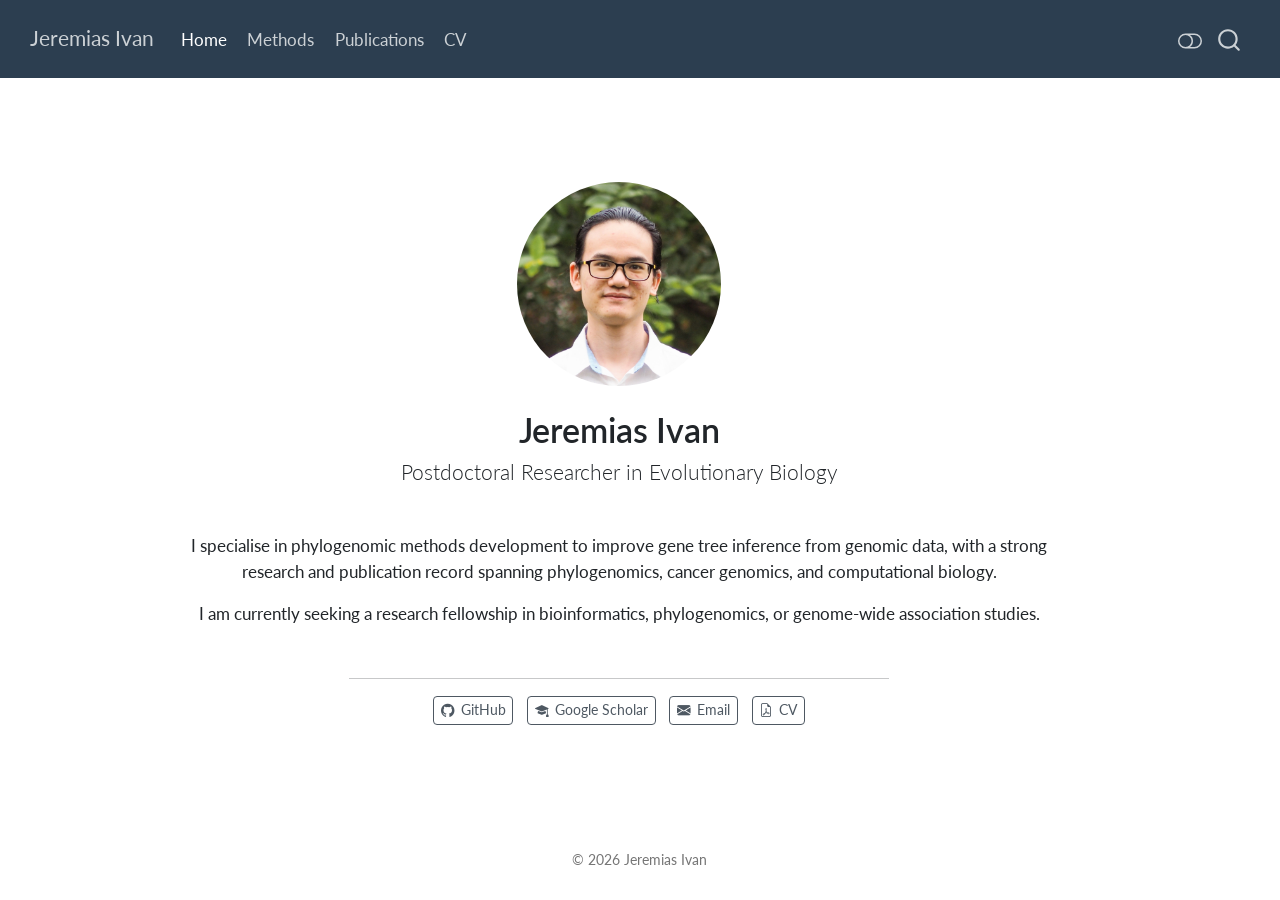
<file: docs/index.html>
<!DOCTYPE html>
<html xmlns="http://www.w3.org/1999/xhtml" lang="en" xml:lang="en"><head>

<meta charset="utf-8">
<meta name="generator" content="quarto-1.9.38">

<meta name="viewport" content="width=device-width, initial-scale=1.0, user-scalable=yes">


<title>Jeremias Ivan</title>
<style>
/* Default styles provided by pandoc.
** See https://pandoc.org/MANUAL.html#variables-for-html for config info.
*/
code{white-space: pre-wrap;}
span.smallcaps{font-variant: small-caps;}
div.columns{display: flex; gap: min(4vw, 1.5em);}
div.column{flex: auto; overflow-x: auto;}
div.hanging-indent{margin-left: 1.5em; text-indent: -1.5em;}
ul.task-list{list-style: none;}
ul.task-list li input[type="checkbox"] {
  width: 0.8em;
  margin: 0 0.8em 0.2em -1em; /* quarto-specific, see https://github.com/quarto-dev/quarto-cli/issues/4556 */ 
  vertical-align: middle;
}
</style>


<script src="site_libs/quarto-nav/quarto-nav.js"></script>
<script src="site_libs/clipboard/clipboard.min.js"></script>
<script src="site_libs/quarto-search/autocomplete.umd.js"></script>
<script src="site_libs/quarto-search/fuse.min.js"></script>
<script src="site_libs/quarto-search/quarto-search.js"></script>
<meta name="quarto:offset" content="./">
<script src="site_libs/quarto-html/quarto.js" type="module"></script>
<script src="site_libs/quarto-html/tabsets/tabsets.js" type="module"></script>
<script src="site_libs/quarto-html/popper.min.js"></script>
<script src="site_libs/quarto-html/tippy.umd.min.js"></script>
<link href="site_libs/quarto-html/tippy.css" rel="stylesheet">
<link href="site_libs/quarto-html/quarto-syntax-highlighting-de63f62b328812d8e578a4d74e282472.css" rel="stylesheet" class="quarto-color-scheme" id="quarto-text-highlighting-styles">
<link href="site_libs/quarto-html/quarto-syntax-highlighting-dark-6b6957c917596b414ec0b78690761e87.css" rel="stylesheet" class="quarto-color-scheme quarto-color-alternate" id="quarto-text-highlighting-styles">
<link href="site_libs/quarto-html/quarto-syntax-highlighting-de63f62b328812d8e578a4d74e282472.css" rel="stylesheet" class="quarto-color-scheme-extra" id="quarto-text-highlighting-styles">
<script src="site_libs/bootstrap/bootstrap.min.js"></script>
<link href="site_libs/bootstrap/bootstrap-icons.css" rel="stylesheet">
<link href="site_libs/bootstrap/bootstrap-d2b71da50ac7e21187d131a2ddbfbc9c.min.css" rel="stylesheet" append-hash="true" class="quarto-color-scheme" id="quarto-bootstrap" data-mode="light">
<link href="site_libs/bootstrap/bootstrap-dark-0a7415ad3846b51c5504f640bc3879b3.min.css" rel="stylesheet" append-hash="true" class="quarto-color-scheme quarto-color-alternate" id="quarto-bootstrap" data-mode="dark">
<link href="site_libs/bootstrap/bootstrap-d2b71da50ac7e21187d131a2ddbfbc9c.min.css" rel="stylesheet" append-hash="true" class="quarto-color-scheme-extra" id="quarto-bootstrap" data-mode="light">
<script id="quarto-search-options" type="application/json">{
  "location": "navbar",
  "copy-button": false,
  "collapse-after": 3,
  "panel-placement": "end",
  "type": "overlay",
  "limit": 50,
  "keyboard-shortcut": [
    "f",
    "/",
    "s"
  ],
  "show-item-context": false,
  "language": {
    "search-no-results-text": "No results",
    "search-matching-documents-text": "matching documents",
    "search-copy-link-title": "Copy link to search",
    "search-hide-matches-text": "Hide additional matches",
    "search-more-match-text": "more match in this document",
    "search-more-matches-text": "more matches in this document",
    "search-clear-button-title": "Clear",
    "search-text-placeholder": "",
    "search-detached-cancel-button-title": "Cancel",
    "search-submit-button-title": "Submit",
    "search-label": "Search"
  }
}</script>
<link rel="stylesheet" href="https://cdn.jsdelivr.net/npm/bootstrap-icons@1.11.3/font/bootstrap-icons.css">


<link rel="stylesheet" href="assets/styles.css">
</head>

<body class="nav-fixed fullcontent quarto-light"><script id="quarto-html-before-body" type="application/javascript">
    const toggleBodyColorMode = (bsSheetEl) => {
      const mode = bsSheetEl.getAttribute("data-mode");
      const bodyEl = window.document.querySelector("body");
      if (mode === "dark") {
        bodyEl.classList.add("quarto-dark");
        bodyEl.classList.remove("quarto-light");
      } else {
        bodyEl.classList.add("quarto-light");
        bodyEl.classList.remove("quarto-dark");
      }
    }
    const toggleBodyColorPrimary = () => {
      const bsSheetEl = window.document.querySelector("link#quarto-bootstrap:not([rel=disabled-stylesheet])");
      if (bsSheetEl) {
        toggleBodyColorMode(bsSheetEl);
      }
    }
    const setColorSchemeToggle = (alternate) => {
      const toggles = window.document.querySelectorAll('.quarto-color-scheme-toggle');
      for (let i=0; i < toggles.length; i++) {
        const toggle = toggles[i];
        if (toggle) {
          if (alternate) {
            toggle.classList.add("alternate");
          } else {
            toggle.classList.remove("alternate");
          }
        }
      }
    };
    const toggleColorMode = (alternate) => {
      // Switch the stylesheets
      const primaryStylesheets = window.document.querySelectorAll('link.quarto-color-scheme:not(.quarto-color-alternate)');
      const alternateStylesheets = window.document.querySelectorAll('link.quarto-color-scheme.quarto-color-alternate');
      manageTransitions('#quarto-margin-sidebar .nav-link', false);
      if (alternate) {
        // note: dark is layered on light, we don't disable primary!
        enableStylesheet(alternateStylesheets);
        for (const sheetNode of alternateStylesheets) {
          if (sheetNode.id === "quarto-bootstrap") {
            toggleBodyColorMode(sheetNode);
          }
        }
      } else {
        disableStylesheet(alternateStylesheets);
        enableStylesheet(primaryStylesheets)
        toggleBodyColorPrimary();
      }
      manageTransitions('#quarto-margin-sidebar .nav-link', true);
      // Switch the toggles
      setColorSchemeToggle(alternate)
      // Hack to workaround the fact that safari doesn't
      // properly recolor the scrollbar when toggling (#1455)
      if (navigator.userAgent.indexOf('Safari') > 0 && navigator.userAgent.indexOf('Chrome') == -1) {
        manageTransitions("body", false);
        window.scrollTo(0, 1);
        setTimeout(() => {
          window.scrollTo(0, 0);
          manageTransitions("body", true);
        }, 40);
      }
    }
    const disableStylesheet = (stylesheets) => {
      for (let i=0; i < stylesheets.length; i++) {
        const stylesheet = stylesheets[i];
        stylesheet.rel = 'disabled-stylesheet';
      }
    }
    const enableStylesheet = (stylesheets) => {
      for (let i=0; i < stylesheets.length; i++) {
        const stylesheet = stylesheets[i];
        if(stylesheet.rel !== 'stylesheet') { // for Chrome, which will still FOUC without this check
          stylesheet.rel = 'stylesheet';
        }
      }
    }
    const manageTransitions = (selector, allowTransitions) => {
      const els = window.document.querySelectorAll(selector);
      for (let i=0; i < els.length; i++) {
        const el = els[i];
        if (allowTransitions) {
          el.classList.remove('notransition');
        } else {
          el.classList.add('notransition');
        }
      }
    }
    const isFileUrl = () => {
      return window.location.protocol === 'file:';
    }
    const hasAlternateSentinel = () => {
      let styleSentinel = getColorSchemeSentinel();
      if (styleSentinel !== null) {
        return styleSentinel === "alternate";
      } else {
        return false;
      }
    }
    const setStyleSentinel = (alternate) => {
      const value = alternate ? "alternate" : "default";
      if (!isFileUrl()) {
        window.localStorage.setItem("quarto-color-scheme", value);
      } else {
        localAlternateSentinel = value;
      }
    }
    const getColorSchemeSentinel = () => {
      if (!isFileUrl()) {
        const storageValue = window.localStorage.getItem("quarto-color-scheme");
        return storageValue != null ? storageValue : localAlternateSentinel;
      } else {
        return localAlternateSentinel;
      }
    }
    const toggleGiscusIfUsed = (isAlternate, darkModeDefault) => {
      const baseTheme = document.querySelector('#giscus-base-theme')?.value ?? 'light';
      const alternateTheme = document.querySelector('#giscus-alt-theme')?.value ?? 'dark';
      let newTheme = '';
      if(authorPrefersDark) {
        newTheme = isAlternate ? baseTheme : alternateTheme;
      } else {
        newTheme = isAlternate ? alternateTheme : baseTheme;
      }
      const changeGiscusTheme = () => {
        // From: https://github.com/giscus/giscus/issues/336
        const sendMessage = (message) => {
          const iframe = document.querySelector('iframe.giscus-frame');
          if (!iframe) return;
          iframe.contentWindow.postMessage({ giscus: message }, 'https://giscus.app');
        }
        sendMessage({
          setConfig: {
            theme: newTheme
          }
        });
      }
      const isGiscussLoaded = window.document.querySelector('iframe.giscus-frame') !== null;
      if (isGiscussLoaded) {
        changeGiscusTheme();
      }
    };
    const authorPrefersDark = false;
    const darkModeDefault = authorPrefersDark;
      document.querySelector('link#quarto-text-highlighting-styles.quarto-color-scheme-extra').rel = 'disabled-stylesheet';
      document.querySelector('link#quarto-bootstrap.quarto-color-scheme-extra').rel = 'disabled-stylesheet';
    let localAlternateSentinel = darkModeDefault ? 'alternate' : 'default';
    // Dark / light mode switch
    window.quartoToggleColorScheme = () => {
      // Read the current dark / light value
      let toAlternate = !hasAlternateSentinel();
      toggleColorMode(toAlternate);
      setStyleSentinel(toAlternate);
      toggleGiscusIfUsed(toAlternate, darkModeDefault);
      window.dispatchEvent(new Event('resize'));
    };
    // Switch to dark mode if need be
    if (hasAlternateSentinel()) {
      toggleColorMode(true);
    } else {
      toggleColorMode(false);
    }
  </script>

<div id="quarto-search-results"></div>
  <header id="quarto-header" class="headroom fixed-top">
    <nav class="navbar navbar-expand-lg " data-bs-theme="dark">
      <div class="navbar-container container-fluid">
      <div class="navbar-brand-container mx-auto">
    <a class="navbar-brand" href="./index.html">
    <span class="navbar-title">Jeremias Ivan</span>
    </a>
  </div>
            <div id="quarto-search" class="" title="Search"></div>
          <button class="navbar-toggler" type="button" data-bs-toggle="collapse" data-bs-target="#navbarCollapse" aria-controls="navbarCollapse" role="menu" aria-expanded="false" aria-label="Toggle navigation" onclick="if (window.quartoToggleHeadroom) { window.quartoToggleHeadroom(); }">
  <span class="navbar-toggler-icon"></span>
</button>
          <div class="collapse navbar-collapse" id="navbarCollapse">
            <ul class="navbar-nav navbar-nav-scroll me-auto">
  <li class="nav-item">
    <a class="nav-link active" href="./index.html" aria-current="page"> 
<span class="menu-text">Home</span></a>
  </li>  
  <li class="nav-item">
    <a class="nav-link" href="./qmd/method.html"> 
<span class="menu-text">Methods</span></a>
  </li>  
  <li class="nav-item">
    <a class="nav-link" href="./qmd/publication.html"> 
<span class="menu-text">Publications</span></a>
  </li>  
  <li class="nav-item">
    <a class="nav-link" href="./qmd/cv.html"> 
<span class="menu-text">CV</span></a>
  </li>  
</ul>
          </div> <!-- /navcollapse -->
            <div class="quarto-navbar-tools">
  <a href="" class="quarto-color-scheme-toggle quarto-navigation-tool  px-1" onclick="window.quartoToggleColorScheme(); return false;" title="Toggle dark mode"><i class="bi"></i></a>
</div>
      </div> <!-- /container-fluid -->
    </nav>
</header>
<!-- content -->
<div id="quarto-content" class="quarto-container page-columns page-rows-contents page-layout-article page-navbar">
<!-- sidebar -->
<!-- margin-sidebar -->
    
<!-- main -->
<div class="quarto-about-jolla">
  <img src="assets/img/profile.jpg" class="about-image
  round " style="height: 12em; width: 12em;">
 <header id="title-block-header" class="quarto-title-block default">
<div class="quarto-title">
<h1 class="title">Jeremias Ivan</h1>
<p class="subtitle lead">Postdoctoral Researcher in Evolutionary Biology</p>
</div>
<div class="quarto-title-meta">
  </div>
</header><main class="content" id="quarto-document-content">

<p>I specialise in phylogenomic methods development to improve gene tree inference from genomic data, with a strong research and publication record spanning phylogenomics, cancer genomics, and computational biology.</p>
<p>I am currently seeking a research fellowship in bioinformatics, phylogenomics, or genome-wide association studies.</p>


</main> 
  <hr class="about-sep">
   <div class="about-links">
  <a href="https://github.com/jeremiasivan" class="about-link" rel="" target="">
    <i class="bi bi-github"></i>
     <span class="about-link-text">GitHub</span>
  </a>
  <a href="https://scholar.google.com/citations?user=rfTILHcAAAAJ&amp;hl=en" class="about-link" rel="" target="">
    <i class="bi bi-mortarboard-fill"></i>
     <span class="about-link-text">Google Scholar</span>
  </a>
  <a href="mailto:Ivan.Jeremias@anu.edu.au" class="about-link" rel="" target="">
    <i class="bi bi-envelope-fill"></i>
     <span class="about-link-text">Email</span>
  </a>
  <a href="/assets/cv_jeremiasivan_2026.pdf" class="about-link" rel="" target="">
    <i class="bi bi-file-earmark-pdf"></i>
     <span class="about-link-text">CV</span>
  </a>
</div>
</div>
 <!-- /main -->
<script id="quarto-html-after-body" type="application/javascript">
  window.document.addEventListener("DOMContentLoaded", function (event) {
    // Ensure there is a toggle, if there isn't float one in the top right
    if (window.document.querySelector('.quarto-color-scheme-toggle') === null) {
      const a = window.document.createElement('a');
      a.classList.add('top-right');
      a.classList.add('quarto-color-scheme-toggle');
      a.href = "";
      a.onclick = function() { try { window.quartoToggleColorScheme(); } catch {} return false; };
      const i = window.document.createElement("i");
      i.classList.add('bi');
      a.appendChild(i);
      window.document.body.appendChild(a);
    }
    setColorSchemeToggle(hasAlternateSentinel())
    const isCodeAnnotation = (el) => {
      for (const clz of el.classList) {
        if (clz.startsWith('code-annotation-')) {                     
          return true;
        }
      }
      return false;
    }
    const onCopySuccess = function(e) {
      // button target
      const button = e.trigger;
      // don't keep focus
      button.blur();
      // flash "checked"
      button.classList.add('code-copy-button-checked');
      var currentTitle = button.getAttribute("title");
      button.setAttribute("title", "Copied!");
      let tooltip;
      if (window.bootstrap) {
        button.setAttribute("data-bs-toggle", "tooltip");
        button.setAttribute("data-bs-placement", "left");
        button.setAttribute("data-bs-title", "Copied!");
        tooltip = new bootstrap.Tooltip(button, 
          { trigger: "manual", 
            customClass: "code-copy-button-tooltip",
            offset: [0, -8]});
        tooltip.show();    
      }
      setTimeout(function() {
        if (tooltip) {
          tooltip.hide();
          button.removeAttribute("data-bs-title");
          button.removeAttribute("data-bs-toggle");
          button.removeAttribute("data-bs-placement");
        }
        button.setAttribute("title", currentTitle);
        button.classList.remove('code-copy-button-checked');
      }, 1000);
      // clear code selection
      e.clearSelection();
    }
    const getTextToCopy = function(trigger) {
      const outerScaffold = trigger.parentElement.cloneNode(true);
      const codeEl = outerScaffold.querySelector('code');
      for (const childEl of codeEl.children) {
        if (isCodeAnnotation(childEl)) {
          childEl.remove();
        }
      }
      return codeEl.innerText;
    }
    const clipboard = new window.ClipboardJS('.code-copy-button:not([data-in-quarto-modal])', {
      text: getTextToCopy
    });
    clipboard.on('success', onCopySuccess);
    if (window.document.getElementById('quarto-embedded-source-code-modal')) {
      const clipboardModal = new window.ClipboardJS('.code-copy-button[data-in-quarto-modal]', {
        text: getTextToCopy,
        container: window.document.getElementById('quarto-embedded-source-code-modal')
      });
      clipboardModal.on('success', onCopySuccess);
    }
      var localhostRegex = new RegExp(/^(?:http|https):\/\/localhost\:?[0-9]*\//);
      var mailtoRegex = new RegExp(/^mailto:/);
        var filterRegex = new RegExp("https:\/\/jeremiasivan\.github\.io");
      var isInternal = (href) => {
          return filterRegex.test(href) || localhostRegex.test(href) || mailtoRegex.test(href);
      }
      // Inspect non-navigation links and adorn them if external
     var links = window.document.querySelectorAll('a[href]:not(.nav-link):not(.navbar-brand):not(.toc-action):not(.sidebar-link):not(.sidebar-item-toggle):not(.pagination-link):not(.no-external):not([aria-hidden]):not(.dropdown-item):not(.quarto-navigation-tool):not(.about-link)');
      for (var i=0; i<links.length; i++) {
        const link = links[i];
        if (!isInternal(link.href)) {
          // undo the damage that might have been done by quarto-nav.js in the case of
          // links that we want to consider external
          if (link.dataset.originalHref !== undefined) {
            link.href = link.dataset.originalHref;
          }
            // target, if specified
            link.setAttribute("target", "_blank");
            if (link.getAttribute("rel") === null) {
              link.setAttribute("rel", "noopener");
            }
        }
      }
    function tippyHover(el, contentFn, onTriggerFn, onUntriggerFn) {
      const config = {
        allowHTML: true,
        maxWidth: 500,
        delay: 100,
        arrow: false,
        appendTo: function(el) {
            return el.parentElement;
        },
        interactive: true,
        interactiveBorder: 10,
        theme: 'quarto',
        placement: 'bottom-start',
      };
      if (contentFn) {
        config.content = contentFn;
      }
      if (onTriggerFn) {
        config.onTrigger = onTriggerFn;
      }
      if (onUntriggerFn) {
        config.onUntrigger = onUntriggerFn;
      }
      window.tippy(el, config); 
    }
    const noterefs = window.document.querySelectorAll('a[role="doc-noteref"]');
    for (var i=0; i<noterefs.length; i++) {
      const ref = noterefs[i];
      tippyHover(ref, function() {
        // use id or data attribute instead here
        let href = ref.getAttribute('data-footnote-href') || ref.getAttribute('href');
        try { href = new URL(href).hash; } catch {}
        const id = href.replace(/^#\/?/, "");
        const note = window.document.getElementById(id);
        if (note) {
          return note.innerHTML;
        } else {
          return "";
        }
      });
    }
    const xrefs = window.document.querySelectorAll('a.quarto-xref');
    const processXRef = (id, note) => {
      // Strip column container classes
      const stripColumnClz = (el) => {
        el.classList.remove("page-full", "page-columns");
        if (el.children) {
          for (const child of el.children) {
            stripColumnClz(child);
          }
        }
      }
      stripColumnClz(note)
      if (id === null || id.startsWith('sec-')) {
        // Special case sections, only their first couple elements
        const container = document.createElement("div");
        if (note.children && note.children.length > 2) {
          container.appendChild(note.children[0].cloneNode(true));
          for (let i = 1; i < note.children.length; i++) {
            const child = note.children[i];
            if (child.tagName === "P" && child.innerText === "") {
              continue;
            } else {
              container.appendChild(child.cloneNode(true));
              break;
            }
          }
          if (window.Quarto?.typesetMath) {
            window.Quarto.typesetMath(container);
          }
          return container.innerHTML
        } else {
          if (window.Quarto?.typesetMath) {
            window.Quarto.typesetMath(note);
          }
          return note.innerHTML;
        }
      } else {
        // Remove any anchor links if they are present
        const anchorLink = note.querySelector('a.anchorjs-link');
        if (anchorLink) {
          anchorLink.remove();
        }
        if (window.Quarto?.typesetMath) {
          window.Quarto.typesetMath(note);
        }
        if (note.classList.contains("callout")) {
          return note.outerHTML;
        } else {
          return note.innerHTML;
        }
      }
    }
    for (var i=0; i<xrefs.length; i++) {
      const xref = xrefs[i];
      tippyHover(xref, undefined, function(instance) {
        instance.disable();
        let url = xref.getAttribute('href');
        let hash = undefined; 
        if (url.startsWith('#')) {
          hash = url;
        } else {
          try { hash = new URL(url).hash; } catch {}
        }
        if (hash) {
          const id = hash.replace(/^#\/?/, "");
          const note = window.document.getElementById(id);
          if (note !== null) {
            try {
              const html = processXRef(id, note.cloneNode(true));
              instance.setContent(html);
            } finally {
              instance.enable();
              instance.show();
            }
          } else {
            // See if we can fetch this
            fetch(url.split('#')[0])
            .then(res => res.text())
            .then(html => {
              const parser = new DOMParser();
              const htmlDoc = parser.parseFromString(html, "text/html");
              const note = htmlDoc.getElementById(id);
              if (note !== null) {
                const html = processXRef(id, note);
                instance.setContent(html);
              } 
            }).finally(() => {
              instance.enable();
              instance.show();
            });
          }
        } else {
          // See if we can fetch a full url (with no hash to target)
          // This is a special case and we should probably do some content thinning / targeting
          fetch(url)
          .then(res => res.text())
          .then(html => {
            const parser = new DOMParser();
            const htmlDoc = parser.parseFromString(html, "text/html");
            const note = htmlDoc.querySelector('main.content');
            if (note !== null) {
              // This should only happen for chapter cross references
              // (since there is no id in the URL)
              // remove the first header
              if (note.children.length > 0 && note.children[0].tagName === "HEADER") {
                note.children[0].remove();
              }
              const html = processXRef(null, note);
              instance.setContent(html);
            } 
          }).finally(() => {
            instance.enable();
            instance.show();
          });
        }
      }, function(instance) {
      });
    }
        let selectedAnnoteEl;
        const selectorForAnnotation = ( cell, annotation) => {
          let cellAttr = 'data-code-cell="' + cell + '"';
          let lineAttr = 'data-code-annotation="' +  annotation + '"';
          const selector = 'span[' + cellAttr + '][' + lineAttr + ']';
          return selector;
        }
        const selectCodeLines = (annoteEl) => {
          const doc = window.document;
          const targetCell = annoteEl.getAttribute("data-target-cell");
          const targetAnnotation = annoteEl.getAttribute("data-target-annotation");
          const annoteSpan = window.document.querySelector(selectorForAnnotation(targetCell, targetAnnotation));
          const lines = annoteSpan.getAttribute("data-code-lines").split(",");
          const lineIds = lines.map((line) => {
            return targetCell + "-" + line;
          })
          let top = null;
          let height = null;
          let parent = null;
          if (lineIds.length > 0) {
              //compute the position of the single el (top and bottom and make a div)
              const el = window.document.getElementById(lineIds[0]);
              top = el.offsetTop;
              height = el.offsetHeight;
              parent = el.parentElement.parentElement;
            if (lineIds.length > 1) {
              const lastEl = window.document.getElementById(lineIds[lineIds.length - 1]);
              const bottom = lastEl.offsetTop + lastEl.offsetHeight;
              height = bottom - top;
            }
            if (top !== null && height !== null && parent !== null) {
              // cook up a div (if necessary) and position it 
              let div = window.document.getElementById("code-annotation-line-highlight");
              if (div === null) {
                div = window.document.createElement("div");
                div.setAttribute("id", "code-annotation-line-highlight");
                div.style.position = 'absolute';
                parent.appendChild(div);
              }
              div.style.top = top - 2 + "px";
              div.style.height = height + 4 + "px";
              div.style.left = 0;
              let gutterDiv = window.document.getElementById("code-annotation-line-highlight-gutter");
              if (gutterDiv === null) {
                gutterDiv = window.document.createElement("div");
                gutterDiv.setAttribute("id", "code-annotation-line-highlight-gutter");
                gutterDiv.style.position = 'absolute';
                const codeCell = window.document.getElementById(targetCell);
                const gutter = codeCell.querySelector('.code-annotation-gutter');
                gutter.appendChild(gutterDiv);
              }
              gutterDiv.style.top = top - 2 + "px";
              gutterDiv.style.height = height + 4 + "px";
            }
            selectedAnnoteEl = annoteEl;
          }
        };
        const unselectCodeLines = () => {
          const elementsIds = ["code-annotation-line-highlight", "code-annotation-line-highlight-gutter"];
          elementsIds.forEach((elId) => {
            const div = window.document.getElementById(elId);
            if (div) {
              div.remove();
            }
          });
          selectedAnnoteEl = undefined;
        };
          // Handle positioning of the toggle
      window.addEventListener(
        "resize",
        throttle(() => {
          elRect = undefined;
          if (selectedAnnoteEl) {
            selectCodeLines(selectedAnnoteEl);
          }
        }, 10)
      );
      function throttle(fn, ms) {
      let throttle = false;
      let timer;
        return (...args) => {
          if(!throttle) { // first call gets through
              fn.apply(this, args);
              throttle = true;
          } else { // all the others get throttled
              if(timer) clearTimeout(timer); // cancel #2
              timer = setTimeout(() => {
                fn.apply(this, args);
                timer = throttle = false;
              }, ms);
          }
        };
      }
        // Attach click handler to the DT
        const annoteDls = window.document.querySelectorAll('dt[data-target-cell]');
        for (const annoteDlNode of annoteDls) {
          annoteDlNode.addEventListener('click', (event) => {
            const clickedEl = event.target;
            if (clickedEl !== selectedAnnoteEl) {
              unselectCodeLines();
              const activeEl = window.document.querySelector('dt[data-target-cell].code-annotation-active');
              if (activeEl) {
                activeEl.classList.remove('code-annotation-active');
              }
              selectCodeLines(clickedEl);
              clickedEl.classList.add('code-annotation-active');
            } else {
              // Unselect the line
              unselectCodeLines();
              clickedEl.classList.remove('code-annotation-active');
            }
          });
        }
    const findCites = (el) => {
      const parentEl = el.parentElement;
      if (parentEl) {
        const cites = parentEl.dataset.cites;
        if (cites) {
          return {
            el,
            cites: cites.split(' ')
          };
        } else {
          return findCites(el.parentElement)
        }
      } else {
        return undefined;
      }
    };
    var bibliorefs = window.document.querySelectorAll('a[role="doc-biblioref"]');
    for (var i=0; i<bibliorefs.length; i++) {
      const ref = bibliorefs[i];
      const citeInfo = findCites(ref);
      if (citeInfo) {
        tippyHover(citeInfo.el, function() {
          var popup = window.document.createElement('div');
          citeInfo.cites.forEach(function(cite) {
            var citeDiv = window.document.createElement('div');
            citeDiv.classList.add('hanging-indent');
            citeDiv.classList.add('csl-entry');
            var biblioDiv = window.document.getElementById('ref-' + cite);
            if (biblioDiv) {
              citeDiv.innerHTML = biblioDiv.innerHTML;
            }
            popup.appendChild(citeDiv);
          });
          return popup.innerHTML;
        });
      }
    }
  });
  </script>
</div> <!-- /content -->
<footer class="footer">
  <div class="nav-footer">
    <div class="nav-footer-left">
      &nbsp;
    </div>   
    <div class="nav-footer-center">
<p>© 2026 Jeremias Ivan</p>
</div>
    <div class="nav-footer-right">
      &nbsp;
    </div>
  </div>
</footer>
<script>
document.querySelectorAll('a').forEach(a => {
  if (a.href && !a.href.startsWith(window.location.origin)) {
    a.target = '_blank';
    a.rel = 'noopener noreferrer';
  }
});
</script>




</body></html>
</file>
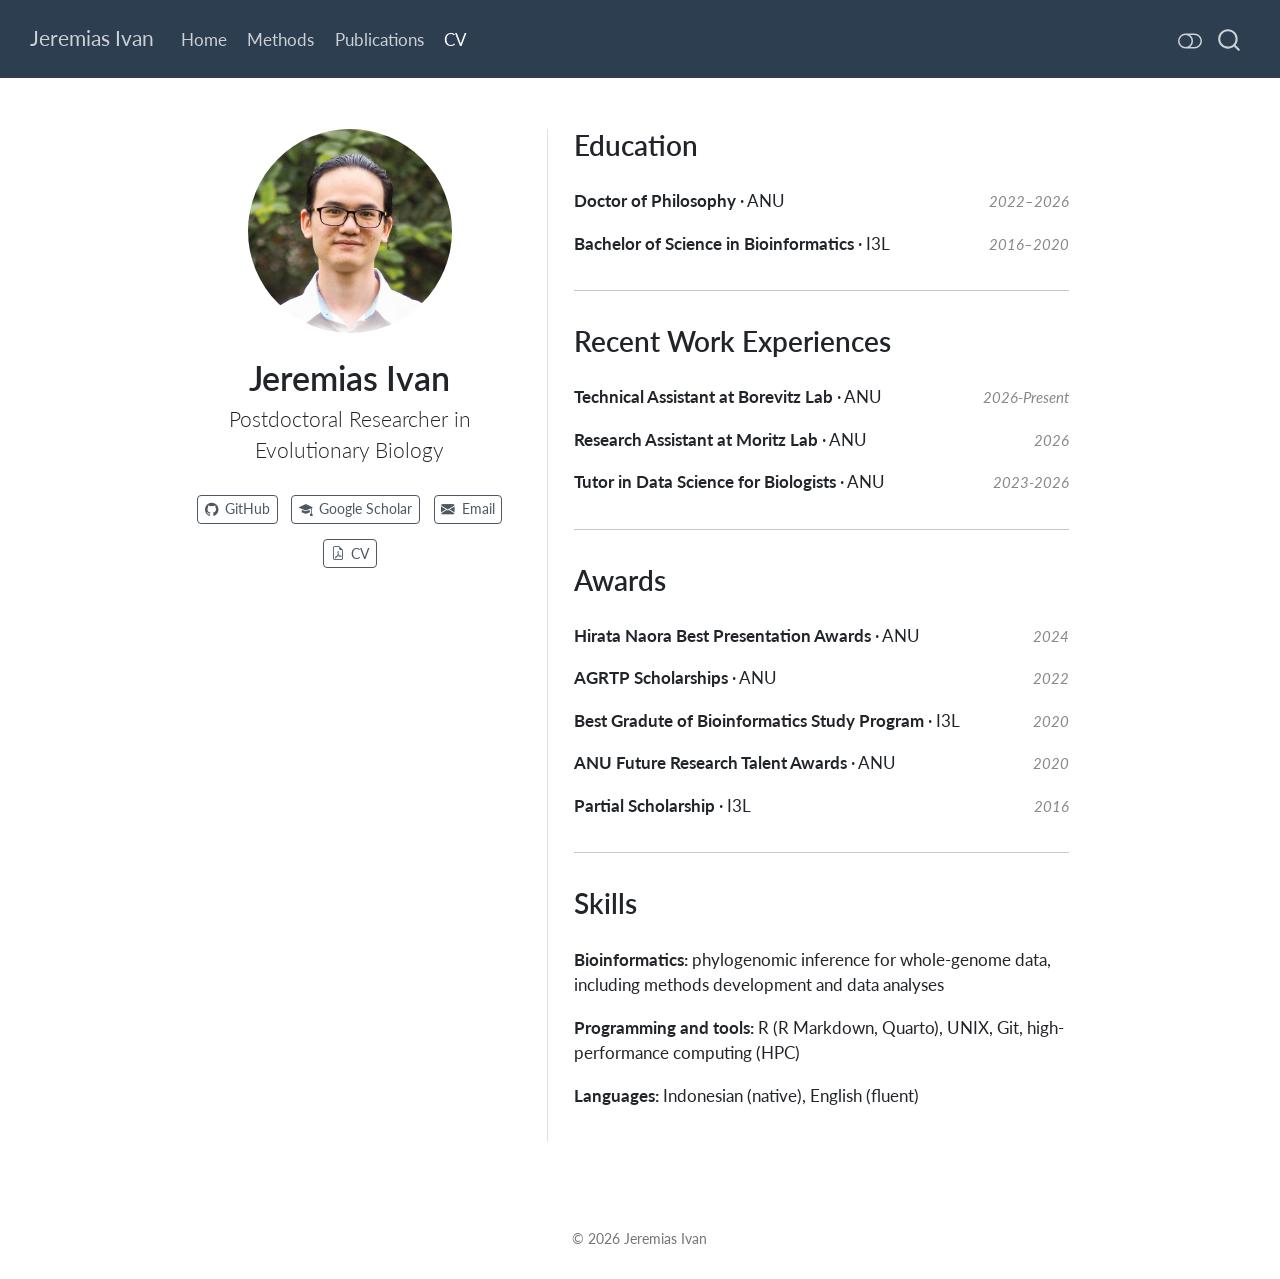
<file: docs/qmd/cv.html>
<!DOCTYPE html>
<html xmlns="http://www.w3.org/1999/xhtml" lang="en" xml:lang="en"><head>

<meta charset="utf-8">
<meta name="generator" content="quarto-1.9.38">

<meta name="viewport" content="width=device-width, initial-scale=1.0, user-scalable=yes">


<title>Jeremias Ivan</title>
<style>
/* Default styles provided by pandoc.
** See https://pandoc.org/MANUAL.html#variables-for-html for config info.
*/
code{white-space: pre-wrap;}
span.smallcaps{font-variant: small-caps;}
div.columns{display: flex; gap: min(4vw, 1.5em);}
div.column{flex: auto; overflow-x: auto;}
div.hanging-indent{margin-left: 1.5em; text-indent: -1.5em;}
ul.task-list{list-style: none;}
ul.task-list li input[type="checkbox"] {
  width: 0.8em;
  margin: 0 0.8em 0.2em -1em; /* quarto-specific, see https://github.com/quarto-dev/quarto-cli/issues/4556 */ 
  vertical-align: middle;
}
</style>


<script src="../site_libs/quarto-nav/quarto-nav.js"></script>
<script src="../site_libs/clipboard/clipboard.min.js"></script>
<script src="../site_libs/quarto-search/autocomplete.umd.js"></script>
<script src="../site_libs/quarto-search/fuse.min.js"></script>
<script src="../site_libs/quarto-search/quarto-search.js"></script>
<meta name="quarto:offset" content="../">
<script src="../site_libs/quarto-html/quarto.js" type="module"></script>
<script src="../site_libs/quarto-html/tabsets/tabsets.js" type="module"></script>
<script src="../site_libs/quarto-html/popper.min.js"></script>
<script src="../site_libs/quarto-html/tippy.umd.min.js"></script>
<link href="../site_libs/quarto-html/tippy.css" rel="stylesheet">
<link href="../site_libs/quarto-html/quarto-syntax-highlighting-de63f62b328812d8e578a4d74e282472.css" rel="stylesheet" class="quarto-color-scheme" id="quarto-text-highlighting-styles">
<link href="../site_libs/quarto-html/quarto-syntax-highlighting-dark-6b6957c917596b414ec0b78690761e87.css" rel="stylesheet" class="quarto-color-scheme quarto-color-alternate" id="quarto-text-highlighting-styles">
<link href="../site_libs/quarto-html/quarto-syntax-highlighting-de63f62b328812d8e578a4d74e282472.css" rel="stylesheet" class="quarto-color-scheme-extra" id="quarto-text-highlighting-styles">
<script src="../site_libs/bootstrap/bootstrap.min.js"></script>
<link href="../site_libs/bootstrap/bootstrap-icons.css" rel="stylesheet">
<link href="../site_libs/bootstrap/bootstrap-d2b71da50ac7e21187d131a2ddbfbc9c.min.css" rel="stylesheet" append-hash="true" class="quarto-color-scheme" id="quarto-bootstrap" data-mode="light">
<link href="../site_libs/bootstrap/bootstrap-dark-0a7415ad3846b51c5504f640bc3879b3.min.css" rel="stylesheet" append-hash="true" class="quarto-color-scheme quarto-color-alternate" id="quarto-bootstrap" data-mode="dark">
<link href="../site_libs/bootstrap/bootstrap-d2b71da50ac7e21187d131a2ddbfbc9c.min.css" rel="stylesheet" append-hash="true" class="quarto-color-scheme-extra" id="quarto-bootstrap" data-mode="light">
<script id="quarto-search-options" type="application/json">{
  "location": "navbar",
  "copy-button": false,
  "collapse-after": 3,
  "panel-placement": "end",
  "type": "overlay",
  "limit": 50,
  "keyboard-shortcut": [
    "f",
    "/",
    "s"
  ],
  "show-item-context": false,
  "language": {
    "search-no-results-text": "No results",
    "search-matching-documents-text": "matching documents",
    "search-copy-link-title": "Copy link to search",
    "search-hide-matches-text": "Hide additional matches",
    "search-more-match-text": "more match in this document",
    "search-more-matches-text": "more matches in this document",
    "search-clear-button-title": "Clear",
    "search-text-placeholder": "",
    "search-detached-cancel-button-title": "Cancel",
    "search-submit-button-title": "Submit",
    "search-label": "Search"
  }
}</script>
<link rel="stylesheet" href="https://cdn.jsdelivr.net/npm/bootstrap-icons@1.11.3/font/bootstrap-icons.css">


<link rel="stylesheet" href="../assets/styles.css">
</head>

<body class="nav-fixed fullcontent quarto-light"><script id="quarto-html-before-body" type="application/javascript">
    const toggleBodyColorMode = (bsSheetEl) => {
      const mode = bsSheetEl.getAttribute("data-mode");
      const bodyEl = window.document.querySelector("body");
      if (mode === "dark") {
        bodyEl.classList.add("quarto-dark");
        bodyEl.classList.remove("quarto-light");
      } else {
        bodyEl.classList.add("quarto-light");
        bodyEl.classList.remove("quarto-dark");
      }
    }
    const toggleBodyColorPrimary = () => {
      const bsSheetEl = window.document.querySelector("link#quarto-bootstrap:not([rel=disabled-stylesheet])");
      if (bsSheetEl) {
        toggleBodyColorMode(bsSheetEl);
      }
    }
    const setColorSchemeToggle = (alternate) => {
      const toggles = window.document.querySelectorAll('.quarto-color-scheme-toggle');
      for (let i=0; i < toggles.length; i++) {
        const toggle = toggles[i];
        if (toggle) {
          if (alternate) {
            toggle.classList.add("alternate");
          } else {
            toggle.classList.remove("alternate");
          }
        }
      }
    };
    const toggleColorMode = (alternate) => {
      // Switch the stylesheets
      const primaryStylesheets = window.document.querySelectorAll('link.quarto-color-scheme:not(.quarto-color-alternate)');
      const alternateStylesheets = window.document.querySelectorAll('link.quarto-color-scheme.quarto-color-alternate');
      manageTransitions('#quarto-margin-sidebar .nav-link', false);
      if (alternate) {
        // note: dark is layered on light, we don't disable primary!
        enableStylesheet(alternateStylesheets);
        for (const sheetNode of alternateStylesheets) {
          if (sheetNode.id === "quarto-bootstrap") {
            toggleBodyColorMode(sheetNode);
          }
        }
      } else {
        disableStylesheet(alternateStylesheets);
        enableStylesheet(primaryStylesheets)
        toggleBodyColorPrimary();
      }
      manageTransitions('#quarto-margin-sidebar .nav-link', true);
      // Switch the toggles
      setColorSchemeToggle(alternate)
      // Hack to workaround the fact that safari doesn't
      // properly recolor the scrollbar when toggling (#1455)
      if (navigator.userAgent.indexOf('Safari') > 0 && navigator.userAgent.indexOf('Chrome') == -1) {
        manageTransitions("body", false);
        window.scrollTo(0, 1);
        setTimeout(() => {
          window.scrollTo(0, 0);
          manageTransitions("body", true);
        }, 40);
      }
    }
    const disableStylesheet = (stylesheets) => {
      for (let i=0; i < stylesheets.length; i++) {
        const stylesheet = stylesheets[i];
        stylesheet.rel = 'disabled-stylesheet';
      }
    }
    const enableStylesheet = (stylesheets) => {
      for (let i=0; i < stylesheets.length; i++) {
        const stylesheet = stylesheets[i];
        if(stylesheet.rel !== 'stylesheet') { // for Chrome, which will still FOUC without this check
          stylesheet.rel = 'stylesheet';
        }
      }
    }
    const manageTransitions = (selector, allowTransitions) => {
      const els = window.document.querySelectorAll(selector);
      for (let i=0; i < els.length; i++) {
        const el = els[i];
        if (allowTransitions) {
          el.classList.remove('notransition');
        } else {
          el.classList.add('notransition');
        }
      }
    }
    const isFileUrl = () => {
      return window.location.protocol === 'file:';
    }
    const hasAlternateSentinel = () => {
      let styleSentinel = getColorSchemeSentinel();
      if (styleSentinel !== null) {
        return styleSentinel === "alternate";
      } else {
        return false;
      }
    }
    const setStyleSentinel = (alternate) => {
      const value = alternate ? "alternate" : "default";
      if (!isFileUrl()) {
        window.localStorage.setItem("quarto-color-scheme", value);
      } else {
        localAlternateSentinel = value;
      }
    }
    const getColorSchemeSentinel = () => {
      if (!isFileUrl()) {
        const storageValue = window.localStorage.getItem("quarto-color-scheme");
        return storageValue != null ? storageValue : localAlternateSentinel;
      } else {
        return localAlternateSentinel;
      }
    }
    const toggleGiscusIfUsed = (isAlternate, darkModeDefault) => {
      const baseTheme = document.querySelector('#giscus-base-theme')?.value ?? 'light';
      const alternateTheme = document.querySelector('#giscus-alt-theme')?.value ?? 'dark';
      let newTheme = '';
      if(authorPrefersDark) {
        newTheme = isAlternate ? baseTheme : alternateTheme;
      } else {
        newTheme = isAlternate ? alternateTheme : baseTheme;
      }
      const changeGiscusTheme = () => {
        // From: https://github.com/giscus/giscus/issues/336
        const sendMessage = (message) => {
          const iframe = document.querySelector('iframe.giscus-frame');
          if (!iframe) return;
          iframe.contentWindow.postMessage({ giscus: message }, 'https://giscus.app');
        }
        sendMessage({
          setConfig: {
            theme: newTheme
          }
        });
      }
      const isGiscussLoaded = window.document.querySelector('iframe.giscus-frame') !== null;
      if (isGiscussLoaded) {
        changeGiscusTheme();
      }
    };
    const authorPrefersDark = false;
    const darkModeDefault = authorPrefersDark;
      document.querySelector('link#quarto-text-highlighting-styles.quarto-color-scheme-extra').rel = 'disabled-stylesheet';
      document.querySelector('link#quarto-bootstrap.quarto-color-scheme-extra').rel = 'disabled-stylesheet';
    let localAlternateSentinel = darkModeDefault ? 'alternate' : 'default';
    // Dark / light mode switch
    window.quartoToggleColorScheme = () => {
      // Read the current dark / light value
      let toAlternate = !hasAlternateSentinel();
      toggleColorMode(toAlternate);
      setStyleSentinel(toAlternate);
      toggleGiscusIfUsed(toAlternate, darkModeDefault);
      window.dispatchEvent(new Event('resize'));
    };
    // Switch to dark mode if need be
    if (hasAlternateSentinel()) {
      toggleColorMode(true);
    } else {
      toggleColorMode(false);
    }
  </script>

<div id="quarto-search-results"></div>
  <header id="quarto-header" class="headroom fixed-top">
    <nav class="navbar navbar-expand-lg " data-bs-theme="dark">
      <div class="navbar-container container-fluid">
      <div class="navbar-brand-container mx-auto">
    <a class="navbar-brand" href="../index.html">
    <span class="navbar-title">Jeremias Ivan</span>
    </a>
  </div>
            <div id="quarto-search" class="" title="Search"></div>
          <button class="navbar-toggler" type="button" data-bs-toggle="collapse" data-bs-target="#navbarCollapse" aria-controls="navbarCollapse" role="menu" aria-expanded="false" aria-label="Toggle navigation" onclick="if (window.quartoToggleHeadroom) { window.quartoToggleHeadroom(); }">
  <span class="navbar-toggler-icon"></span>
</button>
          <div class="collapse navbar-collapse" id="navbarCollapse">
            <ul class="navbar-nav navbar-nav-scroll me-auto">
  <li class="nav-item">
    <a class="nav-link" href="../index.html"> 
<span class="menu-text">Home</span></a>
  </li>  
  <li class="nav-item">
    <a class="nav-link" href="../qmd/method.html"> 
<span class="menu-text">Methods</span></a>
  </li>  
  <li class="nav-item">
    <a class="nav-link" href="../qmd/publication.html"> 
<span class="menu-text">Publications</span></a>
  </li>  
  <li class="nav-item">
    <a class="nav-link active" href="../qmd/cv.html" aria-current="page"> 
<span class="menu-text">CV</span></a>
  </li>  
</ul>
          </div> <!-- /navcollapse -->
            <div class="quarto-navbar-tools">
  <a href="" class="quarto-color-scheme-toggle quarto-navigation-tool  px-1" onclick="window.quartoToggleColorScheme(); return false;" title="Toggle dark mode"><i class="bi"></i></a>
</div>
      </div> <!-- /container-fluid -->
    </nav>
</header>
<!-- content -->
<div id="quarto-content" class="quarto-container page-columns page-rows-contents page-layout-article page-navbar">
<!-- sidebar -->
<!-- margin-sidebar -->
    
<!-- main -->
<div class="quarto-about-trestles">
  <div class="about-entity">
    <img src="../assets/img/profile.jpg" class="about-image
  round " style="height: 12em; width: 12em;">
<header id="title-block-header" class="quarto-title-block default">
<div class="quarto-title">
<h1 class="title">Jeremias Ivan</h1>
<p class="subtitle lead">Postdoctoral Researcher in Evolutionary Biology</p>
</div>
<div class="quarto-title-meta">
  </div>
</header>
    <div class="about-links">
  <a href="https://github.com/jeremiasivan" class="about-link" rel="" target="">
    <i class="bi bi-github"></i>
     <span class="about-link-text">GitHub</span>
  </a>
  <a href="https://scholar.google.com/citations?user=rfTILHcAAAAJ&amp;hl=en" class="about-link" rel="" target="">
    <i class="bi bi-mortarboard-fill"></i>
     <span class="about-link-text">Google Scholar</span>
  </a>
  <a href="mailto:Ivan.Jeremias@anu.edu.au" class="about-link" rel="" target="">
    <i class="bi bi-envelope-fill"></i>
     <span class="about-link-text">Email</span>
  </a>
  <a href="/../assets/cv_jeremiasivan_2026.pdf" class="about-link" rel="" target="">
    <i class="bi bi-file-earmark-pdf"></i>
     <span class="about-link-text">CV</span>
  </a>
</div>
  </div>
  <div class="about-contents"><main class="content" id="quarto-document-content">

<section id="education" class="level2">
<h2 data-anchor-id="education">Education</h2>
<div class="cv-entry">
<div>
<p><strong>Doctor of Philosophy</strong> · ANU</p>
</div>
<div class="cv-year">
<p>2022–2026</p>
</div>
</div>
<div class="cv-entry">
<div>
<p><strong>Bachelor of Science in Bioinformatics</strong> · I3L</p>
</div>
<div class="cv-year">
<p>2016–2020</p>
</div>
</div>
<hr>
</section>
<section id="recent-work-experiences" class="level2">
<h2 data-anchor-id="recent-work-experiences">Recent Work Experiences</h2>
<div class="cv-entry">
<div>
<p><strong>Technical Assistant at Borevitz Lab</strong> · ANU</p>
</div>
<div class="cv-year">
<p>2026-Present</p>
</div>
</div>
<div class="cv-entry">
<div>
<p><strong>Research Assistant at Moritz Lab</strong> · ANU</p>
</div>
<div class="cv-year">
<p>2026</p>
</div>
</div>
<div class="cv-entry">
<div>
<p><strong>Tutor in Data Science for Biologists </strong> · ANU</p>
</div>
<div class="cv-year">
<p>2023-2026</p>
</div>
</div>
<hr>
</section>
<section id="awards" class="level2">
<h2 data-anchor-id="awards">Awards</h2>
<div class="cv-entry">
<div>
<p><strong>Hirata Naora Best Presentation Awards</strong> · ANU</p>
</div>
<div class="cv-year">
<p>2024</p>
</div>
</div>
<div class="cv-entry">
<div>
<p><strong>AGRTP Scholarships</strong> · ANU</p>
</div>
<div class="cv-year">
<p>2022</p>
</div>
</div>
<div class="cv-entry">
<div>
<p><strong>Best Gradute of Bioinformatics Study Program</strong> · I3L</p>
</div>
<div class="cv-year">
<p>2020</p>
</div>
</div>
<div class="cv-entry">
<div>
<p><strong>ANU Future Research Talent Awards</strong> · ANU</p>
</div>
<div class="cv-year">
<p>2020</p>
</div>
</div>
<div class="cv-entry">
<div>
<p><strong>Partial Scholarship</strong> · I3L</p>
</div>
<div class="cv-year">
<p>2016</p>
</div>
</div>
<hr>
</section>
<section id="skills" class="level2">
<h2 data-anchor-id="skills">Skills</h2>
<p><b>Bioinformatics:</b> phylogenomic inference for whole-genome data, including methods development and data analyses</p>
<p><b>Programming and tools:</b> R (R Markdown, Quarto), UNIX, Git, high-performance computing (HPC)</p>
<p><b>Languages:</b> Indonesian (native), English (fluent)</p>


</section>
</main></div>
</div>
 <!-- /main -->
<script id="quarto-html-after-body" type="application/javascript">
  window.document.addEventListener("DOMContentLoaded", function (event) {
    // Ensure there is a toggle, if there isn't float one in the top right
    if (window.document.querySelector('.quarto-color-scheme-toggle') === null) {
      const a = window.document.createElement('a');
      a.classList.add('top-right');
      a.classList.add('quarto-color-scheme-toggle');
      a.href = "";
      a.onclick = function() { try { window.quartoToggleColorScheme(); } catch {} return false; };
      const i = window.document.createElement("i");
      i.classList.add('bi');
      a.appendChild(i);
      window.document.body.appendChild(a);
    }
    setColorSchemeToggle(hasAlternateSentinel())
    const isCodeAnnotation = (el) => {
      for (const clz of el.classList) {
        if (clz.startsWith('code-annotation-')) {                     
          return true;
        }
      }
      return false;
    }
    const onCopySuccess = function(e) {
      // button target
      const button = e.trigger;
      // don't keep focus
      button.blur();
      // flash "checked"
      button.classList.add('code-copy-button-checked');
      var currentTitle = button.getAttribute("title");
      button.setAttribute("title", "Copied!");
      let tooltip;
      if (window.bootstrap) {
        button.setAttribute("data-bs-toggle", "tooltip");
        button.setAttribute("data-bs-placement", "left");
        button.setAttribute("data-bs-title", "Copied!");
        tooltip = new bootstrap.Tooltip(button, 
          { trigger: "manual", 
            customClass: "code-copy-button-tooltip",
            offset: [0, -8]});
        tooltip.show();    
      }
      setTimeout(function() {
        if (tooltip) {
          tooltip.hide();
          button.removeAttribute("data-bs-title");
          button.removeAttribute("data-bs-toggle");
          button.removeAttribute("data-bs-placement");
        }
        button.setAttribute("title", currentTitle);
        button.classList.remove('code-copy-button-checked');
      }, 1000);
      // clear code selection
      e.clearSelection();
    }
    const getTextToCopy = function(trigger) {
      const outerScaffold = trigger.parentElement.cloneNode(true);
      const codeEl = outerScaffold.querySelector('code');
      for (const childEl of codeEl.children) {
        if (isCodeAnnotation(childEl)) {
          childEl.remove();
        }
      }
      return codeEl.innerText;
    }
    const clipboard = new window.ClipboardJS('.code-copy-button:not([data-in-quarto-modal])', {
      text: getTextToCopy
    });
    clipboard.on('success', onCopySuccess);
    if (window.document.getElementById('quarto-embedded-source-code-modal')) {
      const clipboardModal = new window.ClipboardJS('.code-copy-button[data-in-quarto-modal]', {
        text: getTextToCopy,
        container: window.document.getElementById('quarto-embedded-source-code-modal')
      });
      clipboardModal.on('success', onCopySuccess);
    }
      var localhostRegex = new RegExp(/^(?:http|https):\/\/localhost\:?[0-9]*\//);
      var mailtoRegex = new RegExp(/^mailto:/);
        var filterRegex = new RegExp("https:\/\/jeremiasivan\.github\.io");
      var isInternal = (href) => {
          return filterRegex.test(href) || localhostRegex.test(href) || mailtoRegex.test(href);
      }
      // Inspect non-navigation links and adorn them if external
     var links = window.document.querySelectorAll('a[href]:not(.nav-link):not(.navbar-brand):not(.toc-action):not(.sidebar-link):not(.sidebar-item-toggle):not(.pagination-link):not(.no-external):not([aria-hidden]):not(.dropdown-item):not(.quarto-navigation-tool):not(.about-link)');
      for (var i=0; i<links.length; i++) {
        const link = links[i];
        if (!isInternal(link.href)) {
          // undo the damage that might have been done by quarto-nav.js in the case of
          // links that we want to consider external
          if (link.dataset.originalHref !== undefined) {
            link.href = link.dataset.originalHref;
          }
            // target, if specified
            link.setAttribute("target", "_blank");
            if (link.getAttribute("rel") === null) {
              link.setAttribute("rel", "noopener");
            }
        }
      }
    function tippyHover(el, contentFn, onTriggerFn, onUntriggerFn) {
      const config = {
        allowHTML: true,
        maxWidth: 500,
        delay: 100,
        arrow: false,
        appendTo: function(el) {
            return el.parentElement;
        },
        interactive: true,
        interactiveBorder: 10,
        theme: 'quarto',
        placement: 'bottom-start',
      };
      if (contentFn) {
        config.content = contentFn;
      }
      if (onTriggerFn) {
        config.onTrigger = onTriggerFn;
      }
      if (onUntriggerFn) {
        config.onUntrigger = onUntriggerFn;
      }
      window.tippy(el, config); 
    }
    const noterefs = window.document.querySelectorAll('a[role="doc-noteref"]');
    for (var i=0; i<noterefs.length; i++) {
      const ref = noterefs[i];
      tippyHover(ref, function() {
        // use id or data attribute instead here
        let href = ref.getAttribute('data-footnote-href') || ref.getAttribute('href');
        try { href = new URL(href).hash; } catch {}
        const id = href.replace(/^#\/?/, "");
        const note = window.document.getElementById(id);
        if (note) {
          return note.innerHTML;
        } else {
          return "";
        }
      });
    }
    const xrefs = window.document.querySelectorAll('a.quarto-xref');
    const processXRef = (id, note) => {
      // Strip column container classes
      const stripColumnClz = (el) => {
        el.classList.remove("page-full", "page-columns");
        if (el.children) {
          for (const child of el.children) {
            stripColumnClz(child);
          }
        }
      }
      stripColumnClz(note)
      if (id === null || id.startsWith('sec-')) {
        // Special case sections, only their first couple elements
        const container = document.createElement("div");
        if (note.children && note.children.length > 2) {
          container.appendChild(note.children[0].cloneNode(true));
          for (let i = 1; i < note.children.length; i++) {
            const child = note.children[i];
            if (child.tagName === "P" && child.innerText === "") {
              continue;
            } else {
              container.appendChild(child.cloneNode(true));
              break;
            }
          }
          if (window.Quarto?.typesetMath) {
            window.Quarto.typesetMath(container);
          }
          return container.innerHTML
        } else {
          if (window.Quarto?.typesetMath) {
            window.Quarto.typesetMath(note);
          }
          return note.innerHTML;
        }
      } else {
        // Remove any anchor links if they are present
        const anchorLink = note.querySelector('a.anchorjs-link');
        if (anchorLink) {
          anchorLink.remove();
        }
        if (window.Quarto?.typesetMath) {
          window.Quarto.typesetMath(note);
        }
        if (note.classList.contains("callout")) {
          return note.outerHTML;
        } else {
          return note.innerHTML;
        }
      }
    }
    for (var i=0; i<xrefs.length; i++) {
      const xref = xrefs[i];
      tippyHover(xref, undefined, function(instance) {
        instance.disable();
        let url = xref.getAttribute('href');
        let hash = undefined; 
        if (url.startsWith('#')) {
          hash = url;
        } else {
          try { hash = new URL(url).hash; } catch {}
        }
        if (hash) {
          const id = hash.replace(/^#\/?/, "");
          const note = window.document.getElementById(id);
          if (note !== null) {
            try {
              const html = processXRef(id, note.cloneNode(true));
              instance.setContent(html);
            } finally {
              instance.enable();
              instance.show();
            }
          } else {
            // See if we can fetch this
            fetch(url.split('#')[0])
            .then(res => res.text())
            .then(html => {
              const parser = new DOMParser();
              const htmlDoc = parser.parseFromString(html, "text/html");
              const note = htmlDoc.getElementById(id);
              if (note !== null) {
                const html = processXRef(id, note);
                instance.setContent(html);
              } 
            }).finally(() => {
              instance.enable();
              instance.show();
            });
          }
        } else {
          // See if we can fetch a full url (with no hash to target)
          // This is a special case and we should probably do some content thinning / targeting
          fetch(url)
          .then(res => res.text())
          .then(html => {
            const parser = new DOMParser();
            const htmlDoc = parser.parseFromString(html, "text/html");
            const note = htmlDoc.querySelector('main.content');
            if (note !== null) {
              // This should only happen for chapter cross references
              // (since there is no id in the URL)
              // remove the first header
              if (note.children.length > 0 && note.children[0].tagName === "HEADER") {
                note.children[0].remove();
              }
              const html = processXRef(null, note);
              instance.setContent(html);
            } 
          }).finally(() => {
            instance.enable();
            instance.show();
          });
        }
      }, function(instance) {
      });
    }
        let selectedAnnoteEl;
        const selectorForAnnotation = ( cell, annotation) => {
          let cellAttr = 'data-code-cell="' + cell + '"';
          let lineAttr = 'data-code-annotation="' +  annotation + '"';
          const selector = 'span[' + cellAttr + '][' + lineAttr + ']';
          return selector;
        }
        const selectCodeLines = (annoteEl) => {
          const doc = window.document;
          const targetCell = annoteEl.getAttribute("data-target-cell");
          const targetAnnotation = annoteEl.getAttribute("data-target-annotation");
          const annoteSpan = window.document.querySelector(selectorForAnnotation(targetCell, targetAnnotation));
          const lines = annoteSpan.getAttribute("data-code-lines").split(",");
          const lineIds = lines.map((line) => {
            return targetCell + "-" + line;
          })
          let top = null;
          let height = null;
          let parent = null;
          if (lineIds.length > 0) {
              //compute the position of the single el (top and bottom and make a div)
              const el = window.document.getElementById(lineIds[0]);
              top = el.offsetTop;
              height = el.offsetHeight;
              parent = el.parentElement.parentElement;
            if (lineIds.length > 1) {
              const lastEl = window.document.getElementById(lineIds[lineIds.length - 1]);
              const bottom = lastEl.offsetTop + lastEl.offsetHeight;
              height = bottom - top;
            }
            if (top !== null && height !== null && parent !== null) {
              // cook up a div (if necessary) and position it 
              let div = window.document.getElementById("code-annotation-line-highlight");
              if (div === null) {
                div = window.document.createElement("div");
                div.setAttribute("id", "code-annotation-line-highlight");
                div.style.position = 'absolute';
                parent.appendChild(div);
              }
              div.style.top = top - 2 + "px";
              div.style.height = height + 4 + "px";
              div.style.left = 0;
              let gutterDiv = window.document.getElementById("code-annotation-line-highlight-gutter");
              if (gutterDiv === null) {
                gutterDiv = window.document.createElement("div");
                gutterDiv.setAttribute("id", "code-annotation-line-highlight-gutter");
                gutterDiv.style.position = 'absolute';
                const codeCell = window.document.getElementById(targetCell);
                const gutter = codeCell.querySelector('.code-annotation-gutter');
                gutter.appendChild(gutterDiv);
              }
              gutterDiv.style.top = top - 2 + "px";
              gutterDiv.style.height = height + 4 + "px";
            }
            selectedAnnoteEl = annoteEl;
          }
        };
        const unselectCodeLines = () => {
          const elementsIds = ["code-annotation-line-highlight", "code-annotation-line-highlight-gutter"];
          elementsIds.forEach((elId) => {
            const div = window.document.getElementById(elId);
            if (div) {
              div.remove();
            }
          });
          selectedAnnoteEl = undefined;
        };
          // Handle positioning of the toggle
      window.addEventListener(
        "resize",
        throttle(() => {
          elRect = undefined;
          if (selectedAnnoteEl) {
            selectCodeLines(selectedAnnoteEl);
          }
        }, 10)
      );
      function throttle(fn, ms) {
      let throttle = false;
      let timer;
        return (...args) => {
          if(!throttle) { // first call gets through
              fn.apply(this, args);
              throttle = true;
          } else { // all the others get throttled
              if(timer) clearTimeout(timer); // cancel #2
              timer = setTimeout(() => {
                fn.apply(this, args);
                timer = throttle = false;
              }, ms);
          }
        };
      }
        // Attach click handler to the DT
        const annoteDls = window.document.querySelectorAll('dt[data-target-cell]');
        for (const annoteDlNode of annoteDls) {
          annoteDlNode.addEventListener('click', (event) => {
            const clickedEl = event.target;
            if (clickedEl !== selectedAnnoteEl) {
              unselectCodeLines();
              const activeEl = window.document.querySelector('dt[data-target-cell].code-annotation-active');
              if (activeEl) {
                activeEl.classList.remove('code-annotation-active');
              }
              selectCodeLines(clickedEl);
              clickedEl.classList.add('code-annotation-active');
            } else {
              // Unselect the line
              unselectCodeLines();
              clickedEl.classList.remove('code-annotation-active');
            }
          });
        }
    const findCites = (el) => {
      const parentEl = el.parentElement;
      if (parentEl) {
        const cites = parentEl.dataset.cites;
        if (cites) {
          return {
            el,
            cites: cites.split(' ')
          };
        } else {
          return findCites(el.parentElement)
        }
      } else {
        return undefined;
      }
    };
    var bibliorefs = window.document.querySelectorAll('a[role="doc-biblioref"]');
    for (var i=0; i<bibliorefs.length; i++) {
      const ref = bibliorefs[i];
      const citeInfo = findCites(ref);
      if (citeInfo) {
        tippyHover(citeInfo.el, function() {
          var popup = window.document.createElement('div');
          citeInfo.cites.forEach(function(cite) {
            var citeDiv = window.document.createElement('div');
            citeDiv.classList.add('hanging-indent');
            citeDiv.classList.add('csl-entry');
            var biblioDiv = window.document.getElementById('ref-' + cite);
            if (biblioDiv) {
              citeDiv.innerHTML = biblioDiv.innerHTML;
            }
            popup.appendChild(citeDiv);
          });
          return popup.innerHTML;
        });
      }
    }
  });
  </script>
</div> <!-- /content -->
<footer class="footer">
  <div class="nav-footer">
    <div class="nav-footer-left">
      &nbsp;
    </div>   
    <div class="nav-footer-center">
<p>© 2026 Jeremias Ivan</p>
</div>
    <div class="nav-footer-right">
      &nbsp;
    </div>
  </div>
</footer>
<script>
document.querySelectorAll('a').forEach(a => {
  if (a.href && !a.href.startsWith(window.location.origin)) {
    a.target = '_blank';
    a.rel = 'noopener noreferrer';
  }
});
</script>




</body></html>
</file>
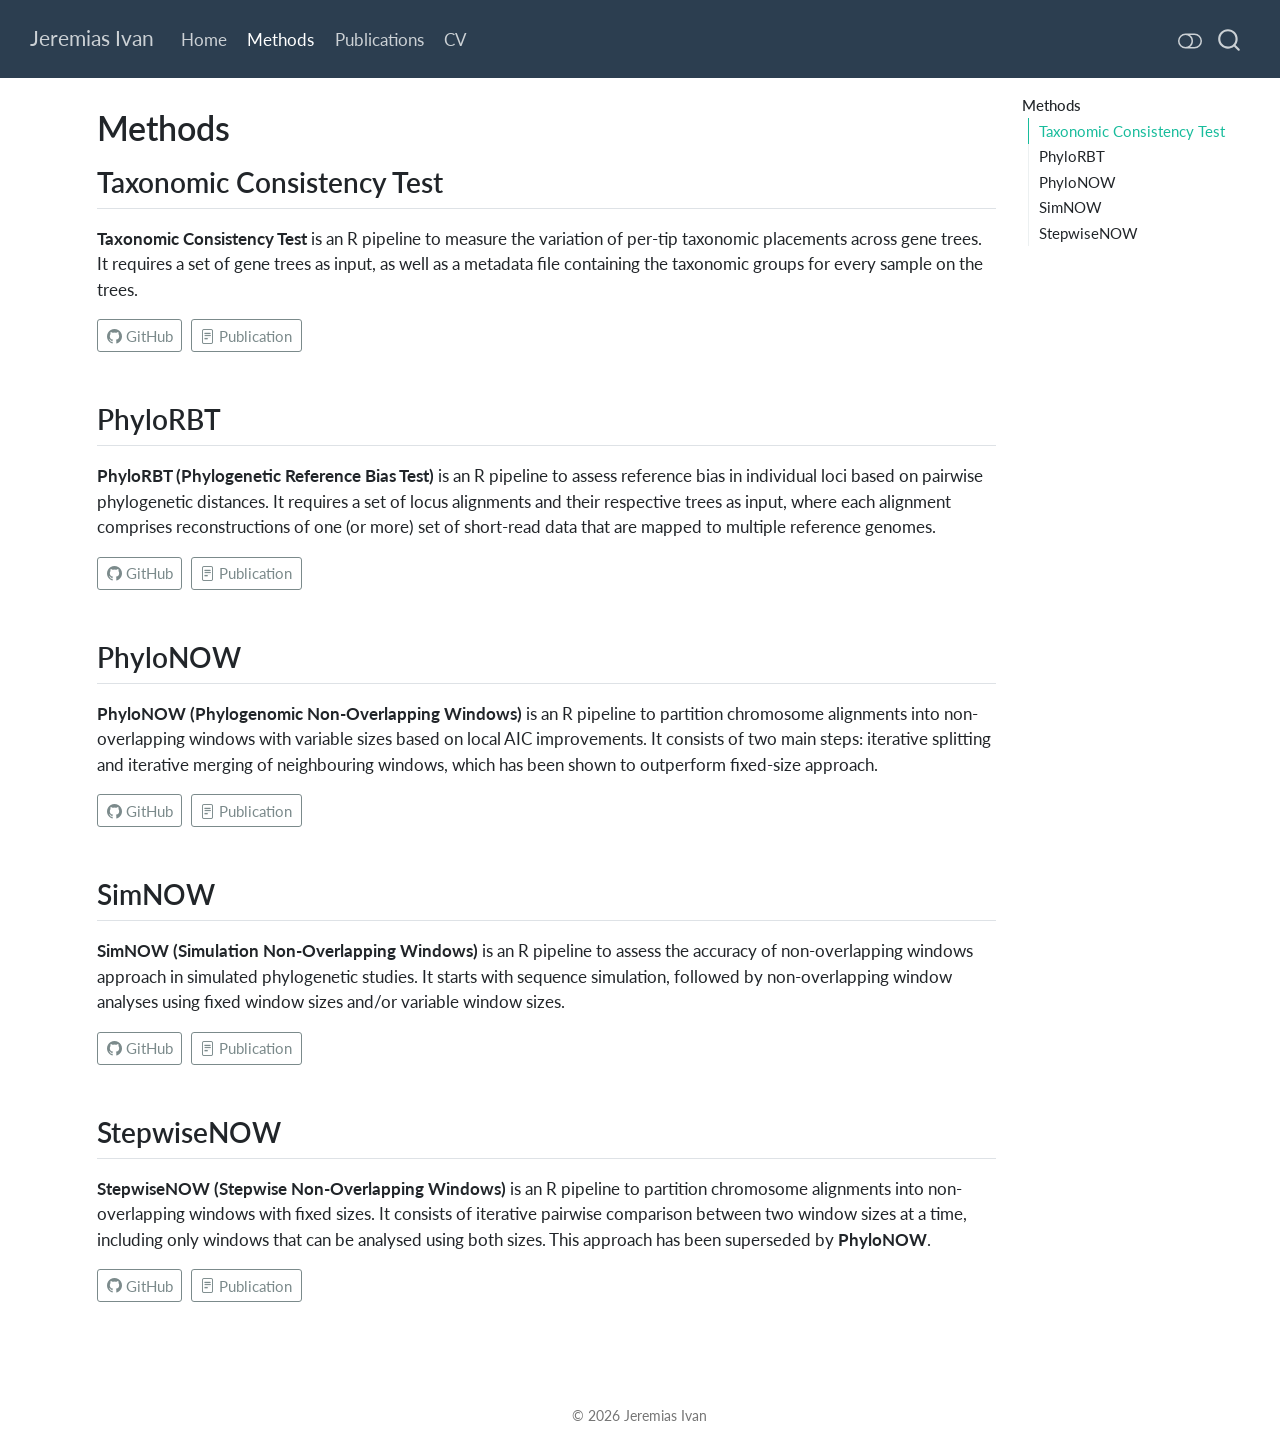
<file: docs/qmd/method.html>
<!DOCTYPE html>
<html xmlns="http://www.w3.org/1999/xhtml" lang="en" xml:lang="en"><head>

<meta charset="utf-8">
<meta name="generator" content="quarto-1.9.38">

<meta name="viewport" content="width=device-width, initial-scale=1.0, user-scalable=yes">


<title>Methods – Jeremias Ivan</title>
<style>
/* Default styles provided by pandoc.
** See https://pandoc.org/MANUAL.html#variables-for-html for config info.
*/
code{white-space: pre-wrap;}
span.smallcaps{font-variant: small-caps;}
div.columns{display: flex; gap: min(4vw, 1.5em);}
div.column{flex: auto; overflow-x: auto;}
div.hanging-indent{margin-left: 1.5em; text-indent: -1.5em;}
ul.task-list{list-style: none;}
ul.task-list li input[type="checkbox"] {
  width: 0.8em;
  margin: 0 0.8em 0.2em -1em; /* quarto-specific, see https://github.com/quarto-dev/quarto-cli/issues/4556 */ 
  vertical-align: middle;
}
</style>


<script src="../site_libs/quarto-nav/quarto-nav.js"></script>
<script src="../site_libs/clipboard/clipboard.min.js"></script>
<script src="../site_libs/quarto-search/autocomplete.umd.js"></script>
<script src="../site_libs/quarto-search/fuse.min.js"></script>
<script src="../site_libs/quarto-search/quarto-search.js"></script>
<meta name="quarto:offset" content="../">
<script src="../site_libs/quarto-html/quarto.js" type="module"></script>
<script src="../site_libs/quarto-html/tabsets/tabsets.js" type="module"></script>
<script src="../site_libs/quarto-html/popper.min.js"></script>
<script src="../site_libs/quarto-html/tippy.umd.min.js"></script>
<script src="../site_libs/quarto-html/anchor.min.js"></script>
<link href="../site_libs/quarto-html/tippy.css" rel="stylesheet">
<link href="../site_libs/quarto-html/quarto-syntax-highlighting-de63f62b328812d8e578a4d74e282472.css" rel="stylesheet" class="quarto-color-scheme" id="quarto-text-highlighting-styles">
<link href="../site_libs/quarto-html/quarto-syntax-highlighting-dark-6b6957c917596b414ec0b78690761e87.css" rel="stylesheet" class="quarto-color-scheme quarto-color-alternate" id="quarto-text-highlighting-styles">
<link href="../site_libs/quarto-html/quarto-syntax-highlighting-de63f62b328812d8e578a4d74e282472.css" rel="stylesheet" class="quarto-color-scheme-extra" id="quarto-text-highlighting-styles">
<script src="../site_libs/bootstrap/bootstrap.min.js"></script>
<link href="../site_libs/bootstrap/bootstrap-icons.css" rel="stylesheet">
<link href="../site_libs/bootstrap/bootstrap-d2b71da50ac7e21187d131a2ddbfbc9c.min.css" rel="stylesheet" append-hash="true" class="quarto-color-scheme" id="quarto-bootstrap" data-mode="light">
<link href="../site_libs/bootstrap/bootstrap-dark-0a7415ad3846b51c5504f640bc3879b3.min.css" rel="stylesheet" append-hash="true" class="quarto-color-scheme quarto-color-alternate" id="quarto-bootstrap" data-mode="dark">
<link href="../site_libs/bootstrap/bootstrap-d2b71da50ac7e21187d131a2ddbfbc9c.min.css" rel="stylesheet" append-hash="true" class="quarto-color-scheme-extra" id="quarto-bootstrap" data-mode="light">
<script id="quarto-search-options" type="application/json">{
  "location": "navbar",
  "copy-button": false,
  "collapse-after": 3,
  "panel-placement": "end",
  "type": "overlay",
  "limit": 50,
  "keyboard-shortcut": [
    "f",
    "/",
    "s"
  ],
  "show-item-context": false,
  "language": {
    "search-no-results-text": "No results",
    "search-matching-documents-text": "matching documents",
    "search-copy-link-title": "Copy link to search",
    "search-hide-matches-text": "Hide additional matches",
    "search-more-match-text": "more match in this document",
    "search-more-matches-text": "more matches in this document",
    "search-clear-button-title": "Clear",
    "search-text-placeholder": "",
    "search-detached-cancel-button-title": "Cancel",
    "search-submit-button-title": "Submit",
    "search-label": "Search"
  }
}</script>
<link rel="stylesheet" href="https://cdn.jsdelivr.net/npm/bootstrap-icons@1.11.3/font/bootstrap-icons.css">


<link rel="stylesheet" href="../assets/styles.css">
</head>

<body class="nav-fixed quarto-light"><script id="quarto-html-before-body" type="application/javascript">
    const toggleBodyColorMode = (bsSheetEl) => {
      const mode = bsSheetEl.getAttribute("data-mode");
      const bodyEl = window.document.querySelector("body");
      if (mode === "dark") {
        bodyEl.classList.add("quarto-dark");
        bodyEl.classList.remove("quarto-light");
      } else {
        bodyEl.classList.add("quarto-light");
        bodyEl.classList.remove("quarto-dark");
      }
    }
    const toggleBodyColorPrimary = () => {
      const bsSheetEl = window.document.querySelector("link#quarto-bootstrap:not([rel=disabled-stylesheet])");
      if (bsSheetEl) {
        toggleBodyColorMode(bsSheetEl);
      }
    }
    const setColorSchemeToggle = (alternate) => {
      const toggles = window.document.querySelectorAll('.quarto-color-scheme-toggle');
      for (let i=0; i < toggles.length; i++) {
        const toggle = toggles[i];
        if (toggle) {
          if (alternate) {
            toggle.classList.add("alternate");
          } else {
            toggle.classList.remove("alternate");
          }
        }
      }
    };
    const toggleColorMode = (alternate) => {
      // Switch the stylesheets
      const primaryStylesheets = window.document.querySelectorAll('link.quarto-color-scheme:not(.quarto-color-alternate)');
      const alternateStylesheets = window.document.querySelectorAll('link.quarto-color-scheme.quarto-color-alternate');
      manageTransitions('#quarto-margin-sidebar .nav-link', false);
      if (alternate) {
        // note: dark is layered on light, we don't disable primary!
        enableStylesheet(alternateStylesheets);
        for (const sheetNode of alternateStylesheets) {
          if (sheetNode.id === "quarto-bootstrap") {
            toggleBodyColorMode(sheetNode);
          }
        }
      } else {
        disableStylesheet(alternateStylesheets);
        enableStylesheet(primaryStylesheets)
        toggleBodyColorPrimary();
      }
      manageTransitions('#quarto-margin-sidebar .nav-link', true);
      // Switch the toggles
      setColorSchemeToggle(alternate)
      // Hack to workaround the fact that safari doesn't
      // properly recolor the scrollbar when toggling (#1455)
      if (navigator.userAgent.indexOf('Safari') > 0 && navigator.userAgent.indexOf('Chrome') == -1) {
        manageTransitions("body", false);
        window.scrollTo(0, 1);
        setTimeout(() => {
          window.scrollTo(0, 0);
          manageTransitions("body", true);
        }, 40);
      }
    }
    const disableStylesheet = (stylesheets) => {
      for (let i=0; i < stylesheets.length; i++) {
        const stylesheet = stylesheets[i];
        stylesheet.rel = 'disabled-stylesheet';
      }
    }
    const enableStylesheet = (stylesheets) => {
      for (let i=0; i < stylesheets.length; i++) {
        const stylesheet = stylesheets[i];
        if(stylesheet.rel !== 'stylesheet') { // for Chrome, which will still FOUC without this check
          stylesheet.rel = 'stylesheet';
        }
      }
    }
    const manageTransitions = (selector, allowTransitions) => {
      const els = window.document.querySelectorAll(selector);
      for (let i=0; i < els.length; i++) {
        const el = els[i];
        if (allowTransitions) {
          el.classList.remove('notransition');
        } else {
          el.classList.add('notransition');
        }
      }
    }
    const isFileUrl = () => {
      return window.location.protocol === 'file:';
    }
    const hasAlternateSentinel = () => {
      let styleSentinel = getColorSchemeSentinel();
      if (styleSentinel !== null) {
        return styleSentinel === "alternate";
      } else {
        return false;
      }
    }
    const setStyleSentinel = (alternate) => {
      const value = alternate ? "alternate" : "default";
      if (!isFileUrl()) {
        window.localStorage.setItem("quarto-color-scheme", value);
      } else {
        localAlternateSentinel = value;
      }
    }
    const getColorSchemeSentinel = () => {
      if (!isFileUrl()) {
        const storageValue = window.localStorage.getItem("quarto-color-scheme");
        return storageValue != null ? storageValue : localAlternateSentinel;
      } else {
        return localAlternateSentinel;
      }
    }
    const toggleGiscusIfUsed = (isAlternate, darkModeDefault) => {
      const baseTheme = document.querySelector('#giscus-base-theme')?.value ?? 'light';
      const alternateTheme = document.querySelector('#giscus-alt-theme')?.value ?? 'dark';
      let newTheme = '';
      if(authorPrefersDark) {
        newTheme = isAlternate ? baseTheme : alternateTheme;
      } else {
        newTheme = isAlternate ? alternateTheme : baseTheme;
      }
      const changeGiscusTheme = () => {
        // From: https://github.com/giscus/giscus/issues/336
        const sendMessage = (message) => {
          const iframe = document.querySelector('iframe.giscus-frame');
          if (!iframe) return;
          iframe.contentWindow.postMessage({ giscus: message }, 'https://giscus.app');
        }
        sendMessage({
          setConfig: {
            theme: newTheme
          }
        });
      }
      const isGiscussLoaded = window.document.querySelector('iframe.giscus-frame') !== null;
      if (isGiscussLoaded) {
        changeGiscusTheme();
      }
    };
    const authorPrefersDark = false;
    const darkModeDefault = authorPrefersDark;
      document.querySelector('link#quarto-text-highlighting-styles.quarto-color-scheme-extra').rel = 'disabled-stylesheet';
      document.querySelector('link#quarto-bootstrap.quarto-color-scheme-extra').rel = 'disabled-stylesheet';
    let localAlternateSentinel = darkModeDefault ? 'alternate' : 'default';
    // Dark / light mode switch
    window.quartoToggleColorScheme = () => {
      // Read the current dark / light value
      let toAlternate = !hasAlternateSentinel();
      toggleColorMode(toAlternate);
      setStyleSentinel(toAlternate);
      toggleGiscusIfUsed(toAlternate, darkModeDefault);
      window.dispatchEvent(new Event('resize'));
    };
    // Switch to dark mode if need be
    if (hasAlternateSentinel()) {
      toggleColorMode(true);
    } else {
      toggleColorMode(false);
    }
  </script>

<div id="quarto-search-results"></div>
  <header id="quarto-header" class="headroom fixed-top">
    <nav class="navbar navbar-expand-lg " data-bs-theme="dark">
      <div class="navbar-container container-fluid">
      <div class="navbar-brand-container mx-auto">
    <a class="navbar-brand" href="../index.html">
    <span class="navbar-title">Jeremias Ivan</span>
    </a>
  </div>
            <div id="quarto-search" class="" title="Search"></div>
          <button class="navbar-toggler" type="button" data-bs-toggle="collapse" data-bs-target="#navbarCollapse" aria-controls="navbarCollapse" role="menu" aria-expanded="false" aria-label="Toggle navigation" onclick="if (window.quartoToggleHeadroom) { window.quartoToggleHeadroom(); }">
  <span class="navbar-toggler-icon"></span>
</button>
          <div class="collapse navbar-collapse" id="navbarCollapse">
            <ul class="navbar-nav navbar-nav-scroll me-auto">
  <li class="nav-item">
    <a class="nav-link" href="../index.html"> 
<span class="menu-text">Home</span></a>
  </li>  
  <li class="nav-item">
    <a class="nav-link active" href="../qmd/method.html" aria-current="page"> 
<span class="menu-text">Methods</span></a>
  </li>  
  <li class="nav-item">
    <a class="nav-link" href="../qmd/publication.html"> 
<span class="menu-text">Publications</span></a>
  </li>  
  <li class="nav-item">
    <a class="nav-link" href="../qmd/cv.html"> 
<span class="menu-text">CV</span></a>
  </li>  
</ul>
          </div> <!-- /navcollapse -->
            <div class="quarto-navbar-tools">
  <a href="" class="quarto-color-scheme-toggle quarto-navigation-tool  px-1" onclick="window.quartoToggleColorScheme(); return false;" title="Toggle dark mode"><i class="bi"></i></a>
</div>
      </div> <!-- /container-fluid -->
    </nav>
</header>
<!-- content -->
<div id="quarto-content" class="quarto-container page-columns page-rows-contents page-layout-article page-navbar">
<!-- sidebar -->
<!-- margin-sidebar -->
    <div id="quarto-margin-sidebar" class="sidebar margin-sidebar">
        <nav id="TOC" role="doc-toc" class="toc-active" data-toc-expanded="2">
    <h2 id="toc-title">Methods</h2>
   
  <ul class="collapse">
  <li><a href="#taxonomic-consistency-test" id="toc-taxonomic-consistency-test" class="nav-link active" data-scroll-target="#taxonomic-consistency-test">Taxonomic Consistency Test</a></li>
  <li><a href="#phylorbt" id="toc-phylorbt" class="nav-link" data-scroll-target="#phylorbt">PhyloRBT</a></li>
  <li><a href="#phylonow" id="toc-phylonow" class="nav-link" data-scroll-target="#phylonow">PhyloNOW</a></li>
  <li><a href="#simnow" id="toc-simnow" class="nav-link" data-scroll-target="#simnow">SimNOW</a></li>
  <li><a href="#stepwisenow" id="toc-stepwisenow" class="nav-link" data-scroll-target="#stepwisenow">StepwiseNOW</a></li>
  </ul>
</nav>
    </div>
<!-- main -->
<main class="content" id="quarto-document-content">


<header id="title-block-header" class="quarto-title-block default">
<div class="quarto-title">
<h1 class="title">Methods</h1>
</div>



<div class="quarto-title-meta">

    
  
    
  </div>
  


</header>


<section id="taxonomic-consistency-test" class="level2">
<h2 class="anchored" data-anchor-id="taxonomic-consistency-test">Taxonomic Consistency Test</h2>
<p><strong>Taxonomic Consistency Test</strong> is an R pipeline to measure the variation of per-tip taxonomic placements across gene trees. It requires a set of gene trees as input, as well as a metadata file containing the taxonomic groups for every sample on the trees.</p>
<div class="project-buttons">
<p><a href="https://github.com/jeremiasivan/TaxonomicConsistencyTest" class="btn btn-outline-dark btn-sm"><i class="bi bi-github"></i> GitHub</a></p>
<p><a href="https://doi.org/10.64898/2026.09.25.753384" class="btn btn-outline-dark btn-sm"><i class="bi bi-file-text"></i> Publication</a></p>
</div>
</section>
<section id="phylorbt" class="level2">
<h2 class="anchored" data-anchor-id="phylorbt">PhyloRBT</h2>
<p><strong>PhyloRBT (Phylogenetic Reference Bias Test)</strong> is an R pipeline to assess reference bias in individual loci based on pairwise phylogenetic distances. It requires a set of locus alignments and their respective trees as input, where each alignment comprises reconstructions of one (or more) set of short-read data that are mapped to multiple reference genomes.</p>
<div class="project-buttons">
<p><a href="https://github.com/jeremiasivan/PhyloRBT" class="btn btn-outline-dark btn-sm"><i class="bi bi-github"></i> GitHub</a></p>
<p><a href="https://doi.org/10.64898/2026.07.24.740642" class="btn btn-outline-dark btn-sm"><i class="bi bi-file-text"></i> Publication</a></p>
</div>
</section>
<section id="phylonow" class="level2">
<h2 class="anchored" data-anchor-id="phylonow">PhyloNOW</h2>
<p><strong>PhyloNOW (Phylogenomic Non-Overlapping Windows)</strong> is an R pipeline to partition chromosome alignments into non-overlapping windows with variable sizes based on local AIC improvements. It consists of two main steps: iterative splitting and iterative merging of neighbouring windows, which has been shown to outperform fixed-size approach.</p>
<div class="project-buttons">
<p><a href="https://github.com/jeremiasivan/PhyloNOW" class="btn btn-outline-dark btn-sm"><i class="bi bi-github"></i> GitHub</a></p>
<p><a href="https://doi.org/10.64898/2026.03.04.709403" class="btn btn-outline-dark btn-sm"><i class="bi bi-file-text"></i> Publication</a></p>
</div>
</section>
<section id="simnow" class="level2">
<h2 class="anchored" data-anchor-id="simnow">SimNOW</h2>
<p><strong>SimNOW (Simulation Non-Overlapping Windows)</strong> is an R pipeline to assess the accuracy of non-overlapping windows approach in simulated phylogenetic studies. It starts with sequence simulation, followed by non-overlapping window analyses using fixed window sizes and/or variable window sizes.</p>
<div class="project-buttons">
<p><a href="https://github.com/jeremiasivan/SimNOW" class="btn btn-outline-dark btn-sm"><i class="bi bi-github"></i> GitHub</a></p>
<p><a href="https://doi.org/10.1093/sysbio/syaf053" class="btn btn-outline-dark btn-sm"><i class="bi bi-file-text"></i> Publication</a></p>
</div>
</section>
<section id="stepwisenow" class="level2">
<h2 class="anchored" data-anchor-id="stepwisenow">StepwiseNOW</h2>
<p><strong>StepwiseNOW (Stepwise Non-Overlapping Windows)</strong> is an R pipeline to partition chromosome alignments into non-overlapping windows with fixed sizes. It consists of iterative pairwise comparison between two window sizes at a time, including only windows that can be analysed using both sizes. This approach has been superseded by <b>PhyloNOW</b>.</p>
<div class="project-buttons">
<p><a href="https://github.com/jeremiasivan/StepwiseNOW" class="btn btn-outline-dark btn-sm"><i class="bi bi-github"></i> GitHub</a></p>
<p><a href="https://doi.org/10.1093/sysbio/syaf053" class="btn btn-outline-dark btn-sm"><i class="bi bi-file-text"></i> Publication</a></p>
</div>


</section>

</main> <!-- /main -->
<script id="quarto-html-after-body" type="application/javascript">
  window.document.addEventListener("DOMContentLoaded", function (event) {
    // Ensure there is a toggle, if there isn't float one in the top right
    if (window.document.querySelector('.quarto-color-scheme-toggle') === null) {
      const a = window.document.createElement('a');
      a.classList.add('top-right');
      a.classList.add('quarto-color-scheme-toggle');
      a.href = "";
      a.onclick = function() { try { window.quartoToggleColorScheme(); } catch {} return false; };
      const i = window.document.createElement("i");
      i.classList.add('bi');
      a.appendChild(i);
      window.document.body.appendChild(a);
    }
    setColorSchemeToggle(hasAlternateSentinel())
    const icon = "";
    const anchorJS = new window.AnchorJS();
    anchorJS.options = {
      placement: 'right',
      icon: icon
    };
    anchorJS.add('.anchored');
    const isCodeAnnotation = (el) => {
      for (const clz of el.classList) {
        if (clz.startsWith('code-annotation-')) {                     
          return true;
        }
      }
      return false;
    }
    const onCopySuccess = function(e) {
      // button target
      const button = e.trigger;
      // don't keep focus
      button.blur();
      // flash "checked"
      button.classList.add('code-copy-button-checked');
      var currentTitle = button.getAttribute("title");
      button.setAttribute("title", "Copied!");
      let tooltip;
      if (window.bootstrap) {
        button.setAttribute("data-bs-toggle", "tooltip");
        button.setAttribute("data-bs-placement", "left");
        button.setAttribute("data-bs-title", "Copied!");
        tooltip = new bootstrap.Tooltip(button, 
          { trigger: "manual", 
            customClass: "code-copy-button-tooltip",
            offset: [0, -8]});
        tooltip.show();    
      }
      setTimeout(function() {
        if (tooltip) {
          tooltip.hide();
          button.removeAttribute("data-bs-title");
          button.removeAttribute("data-bs-toggle");
          button.removeAttribute("data-bs-placement");
        }
        button.setAttribute("title", currentTitle);
        button.classList.remove('code-copy-button-checked');
      }, 1000);
      // clear code selection
      e.clearSelection();
    }
    const getTextToCopy = function(trigger) {
      const outerScaffold = trigger.parentElement.cloneNode(true);
      const codeEl = outerScaffold.querySelector('code');
      for (const childEl of codeEl.children) {
        if (isCodeAnnotation(childEl)) {
          childEl.remove();
        }
      }
      return codeEl.innerText;
    }
    const clipboard = new window.ClipboardJS('.code-copy-button:not([data-in-quarto-modal])', {
      text: getTextToCopy
    });
    clipboard.on('success', onCopySuccess);
    if (window.document.getElementById('quarto-embedded-source-code-modal')) {
      const clipboardModal = new window.ClipboardJS('.code-copy-button[data-in-quarto-modal]', {
        text: getTextToCopy,
        container: window.document.getElementById('quarto-embedded-source-code-modal')
      });
      clipboardModal.on('success', onCopySuccess);
    }
      var localhostRegex = new RegExp(/^(?:http|https):\/\/localhost\:?[0-9]*\//);
      var mailtoRegex = new RegExp(/^mailto:/);
        var filterRegex = new RegExp("https:\/\/jeremiasivan\.github\.io");
      var isInternal = (href) => {
          return filterRegex.test(href) || localhostRegex.test(href) || mailtoRegex.test(href);
      }
      // Inspect non-navigation links and adorn them if external
     var links = window.document.querySelectorAll('a[href]:not(.nav-link):not(.navbar-brand):not(.toc-action):not(.sidebar-link):not(.sidebar-item-toggle):not(.pagination-link):not(.no-external):not([aria-hidden]):not(.dropdown-item):not(.quarto-navigation-tool):not(.about-link)');
      for (var i=0; i<links.length; i++) {
        const link = links[i];
        if (!isInternal(link.href)) {
          // undo the damage that might have been done by quarto-nav.js in the case of
          // links that we want to consider external
          if (link.dataset.originalHref !== undefined) {
            link.href = link.dataset.originalHref;
          }
            // target, if specified
            link.setAttribute("target", "_blank");
            if (link.getAttribute("rel") === null) {
              link.setAttribute("rel", "noopener");
            }
        }
      }
    function tippyHover(el, contentFn, onTriggerFn, onUntriggerFn) {
      const config = {
        allowHTML: true,
        maxWidth: 500,
        delay: 100,
        arrow: false,
        appendTo: function(el) {
            return el.parentElement;
        },
        interactive: true,
        interactiveBorder: 10,
        theme: 'quarto',
        placement: 'bottom-start',
      };
      if (contentFn) {
        config.content = contentFn;
      }
      if (onTriggerFn) {
        config.onTrigger = onTriggerFn;
      }
      if (onUntriggerFn) {
        config.onUntrigger = onUntriggerFn;
      }
      window.tippy(el, config); 
    }
    const noterefs = window.document.querySelectorAll('a[role="doc-noteref"]');
    for (var i=0; i<noterefs.length; i++) {
      const ref = noterefs[i];
      tippyHover(ref, function() {
        // use id or data attribute instead here
        let href = ref.getAttribute('data-footnote-href') || ref.getAttribute('href');
        try { href = new URL(href).hash; } catch {}
        const id = href.replace(/^#\/?/, "");
        const note = window.document.getElementById(id);
        if (note) {
          return note.innerHTML;
        } else {
          return "";
        }
      });
    }
    const xrefs = window.document.querySelectorAll('a.quarto-xref');
    const processXRef = (id, note) => {
      // Strip column container classes
      const stripColumnClz = (el) => {
        el.classList.remove("page-full", "page-columns");
        if (el.children) {
          for (const child of el.children) {
            stripColumnClz(child);
          }
        }
      }
      stripColumnClz(note)
      if (id === null || id.startsWith('sec-')) {
        // Special case sections, only their first couple elements
        const container = document.createElement("div");
        if (note.children && note.children.length > 2) {
          container.appendChild(note.children[0].cloneNode(true));
          for (let i = 1; i < note.children.length; i++) {
            const child = note.children[i];
            if (child.tagName === "P" && child.innerText === "") {
              continue;
            } else {
              container.appendChild(child.cloneNode(true));
              break;
            }
          }
          if (window.Quarto?.typesetMath) {
            window.Quarto.typesetMath(container);
          }
          return container.innerHTML
        } else {
          if (window.Quarto?.typesetMath) {
            window.Quarto.typesetMath(note);
          }
          return note.innerHTML;
        }
      } else {
        // Remove any anchor links if they are present
        const anchorLink = note.querySelector('a.anchorjs-link');
        if (anchorLink) {
          anchorLink.remove();
        }
        if (window.Quarto?.typesetMath) {
          window.Quarto.typesetMath(note);
        }
        if (note.classList.contains("callout")) {
          return note.outerHTML;
        } else {
          return note.innerHTML;
        }
      }
    }
    for (var i=0; i<xrefs.length; i++) {
      const xref = xrefs[i];
      tippyHover(xref, undefined, function(instance) {
        instance.disable();
        let url = xref.getAttribute('href');
        let hash = undefined; 
        if (url.startsWith('#')) {
          hash = url;
        } else {
          try { hash = new URL(url).hash; } catch {}
        }
        if (hash) {
          const id = hash.replace(/^#\/?/, "");
          const note = window.document.getElementById(id);
          if (note !== null) {
            try {
              const html = processXRef(id, note.cloneNode(true));
              instance.setContent(html);
            } finally {
              instance.enable();
              instance.show();
            }
          } else {
            // See if we can fetch this
            fetch(url.split('#')[0])
            .then(res => res.text())
            .then(html => {
              const parser = new DOMParser();
              const htmlDoc = parser.parseFromString(html, "text/html");
              const note = htmlDoc.getElementById(id);
              if (note !== null) {
                const html = processXRef(id, note);
                instance.setContent(html);
              } 
            }).finally(() => {
              instance.enable();
              instance.show();
            });
          }
        } else {
          // See if we can fetch a full url (with no hash to target)
          // This is a special case and we should probably do some content thinning / targeting
          fetch(url)
          .then(res => res.text())
          .then(html => {
            const parser = new DOMParser();
            const htmlDoc = parser.parseFromString(html, "text/html");
            const note = htmlDoc.querySelector('main.content');
            if (note !== null) {
              // This should only happen for chapter cross references
              // (since there is no id in the URL)
              // remove the first header
              if (note.children.length > 0 && note.children[0].tagName === "HEADER") {
                note.children[0].remove();
              }
              const html = processXRef(null, note);
              instance.setContent(html);
            } 
          }).finally(() => {
            instance.enable();
            instance.show();
          });
        }
      }, function(instance) {
      });
    }
        let selectedAnnoteEl;
        const selectorForAnnotation = ( cell, annotation) => {
          let cellAttr = 'data-code-cell="' + cell + '"';
          let lineAttr = 'data-code-annotation="' +  annotation + '"';
          const selector = 'span[' + cellAttr + '][' + lineAttr + ']';
          return selector;
        }
        const selectCodeLines = (annoteEl) => {
          const doc = window.document;
          const targetCell = annoteEl.getAttribute("data-target-cell");
          const targetAnnotation = annoteEl.getAttribute("data-target-annotation");
          const annoteSpan = window.document.querySelector(selectorForAnnotation(targetCell, targetAnnotation));
          const lines = annoteSpan.getAttribute("data-code-lines").split(",");
          const lineIds = lines.map((line) => {
            return targetCell + "-" + line;
          })
          let top = null;
          let height = null;
          let parent = null;
          if (lineIds.length > 0) {
              //compute the position of the single el (top and bottom and make a div)
              const el = window.document.getElementById(lineIds[0]);
              top = el.offsetTop;
              height = el.offsetHeight;
              parent = el.parentElement.parentElement;
            if (lineIds.length > 1) {
              const lastEl = window.document.getElementById(lineIds[lineIds.length - 1]);
              const bottom = lastEl.offsetTop + lastEl.offsetHeight;
              height = bottom - top;
            }
            if (top !== null && height !== null && parent !== null) {
              // cook up a div (if necessary) and position it 
              let div = window.document.getElementById("code-annotation-line-highlight");
              if (div === null) {
                div = window.document.createElement("div");
                div.setAttribute("id", "code-annotation-line-highlight");
                div.style.position = 'absolute';
                parent.appendChild(div);
              }
              div.style.top = top - 2 + "px";
              div.style.height = height + 4 + "px";
              div.style.left = 0;
              let gutterDiv = window.document.getElementById("code-annotation-line-highlight-gutter");
              if (gutterDiv === null) {
                gutterDiv = window.document.createElement("div");
                gutterDiv.setAttribute("id", "code-annotation-line-highlight-gutter");
                gutterDiv.style.position = 'absolute';
                const codeCell = window.document.getElementById(targetCell);
                const gutter = codeCell.querySelector('.code-annotation-gutter');
                gutter.appendChild(gutterDiv);
              }
              gutterDiv.style.top = top - 2 + "px";
              gutterDiv.style.height = height + 4 + "px";
            }
            selectedAnnoteEl = annoteEl;
          }
        };
        const unselectCodeLines = () => {
          const elementsIds = ["code-annotation-line-highlight", "code-annotation-line-highlight-gutter"];
          elementsIds.forEach((elId) => {
            const div = window.document.getElementById(elId);
            if (div) {
              div.remove();
            }
          });
          selectedAnnoteEl = undefined;
        };
          // Handle positioning of the toggle
      window.addEventListener(
        "resize",
        throttle(() => {
          elRect = undefined;
          if (selectedAnnoteEl) {
            selectCodeLines(selectedAnnoteEl);
          }
        }, 10)
      );
      function throttle(fn, ms) {
      let throttle = false;
      let timer;
        return (...args) => {
          if(!throttle) { // first call gets through
              fn.apply(this, args);
              throttle = true;
          } else { // all the others get throttled
              if(timer) clearTimeout(timer); // cancel #2
              timer = setTimeout(() => {
                fn.apply(this, args);
                timer = throttle = false;
              }, ms);
          }
        };
      }
        // Attach click handler to the DT
        const annoteDls = window.document.querySelectorAll('dt[data-target-cell]');
        for (const annoteDlNode of annoteDls) {
          annoteDlNode.addEventListener('click', (event) => {
            const clickedEl = event.target;
            if (clickedEl !== selectedAnnoteEl) {
              unselectCodeLines();
              const activeEl = window.document.querySelector('dt[data-target-cell].code-annotation-active');
              if (activeEl) {
                activeEl.classList.remove('code-annotation-active');
              }
              selectCodeLines(clickedEl);
              clickedEl.classList.add('code-annotation-active');
            } else {
              // Unselect the line
              unselectCodeLines();
              clickedEl.classList.remove('code-annotation-active');
            }
          });
        }
    const findCites = (el) => {
      const parentEl = el.parentElement;
      if (parentEl) {
        const cites = parentEl.dataset.cites;
        if (cites) {
          return {
            el,
            cites: cites.split(' ')
          };
        } else {
          return findCites(el.parentElement)
        }
      } else {
        return undefined;
      }
    };
    var bibliorefs = window.document.querySelectorAll('a[role="doc-biblioref"]');
    for (var i=0; i<bibliorefs.length; i++) {
      const ref = bibliorefs[i];
      const citeInfo = findCites(ref);
      if (citeInfo) {
        tippyHover(citeInfo.el, function() {
          var popup = window.document.createElement('div');
          citeInfo.cites.forEach(function(cite) {
            var citeDiv = window.document.createElement('div');
            citeDiv.classList.add('hanging-indent');
            citeDiv.classList.add('csl-entry');
            var biblioDiv = window.document.getElementById('ref-' + cite);
            if (biblioDiv) {
              citeDiv.innerHTML = biblioDiv.innerHTML;
            }
            popup.appendChild(citeDiv);
          });
          return popup.innerHTML;
        });
      }
    }
  });
  </script>
</div> <!-- /content -->
<footer class="footer">
  <div class="nav-footer">
    <div class="nav-footer-left">
      &nbsp;
    </div>   
    <div class="nav-footer-center">
<p>© 2026 Jeremias Ivan</p>
</div>
    <div class="nav-footer-right">
      &nbsp;
    </div>
  </div>
</footer>
<script>
document.querySelectorAll('a').forEach(a => {
  if (a.href && !a.href.startsWith(window.location.origin)) {
    a.target = '_blank';
    a.rel = 'noopener noreferrer';
  }
});
</script>




</body></html>
</file>
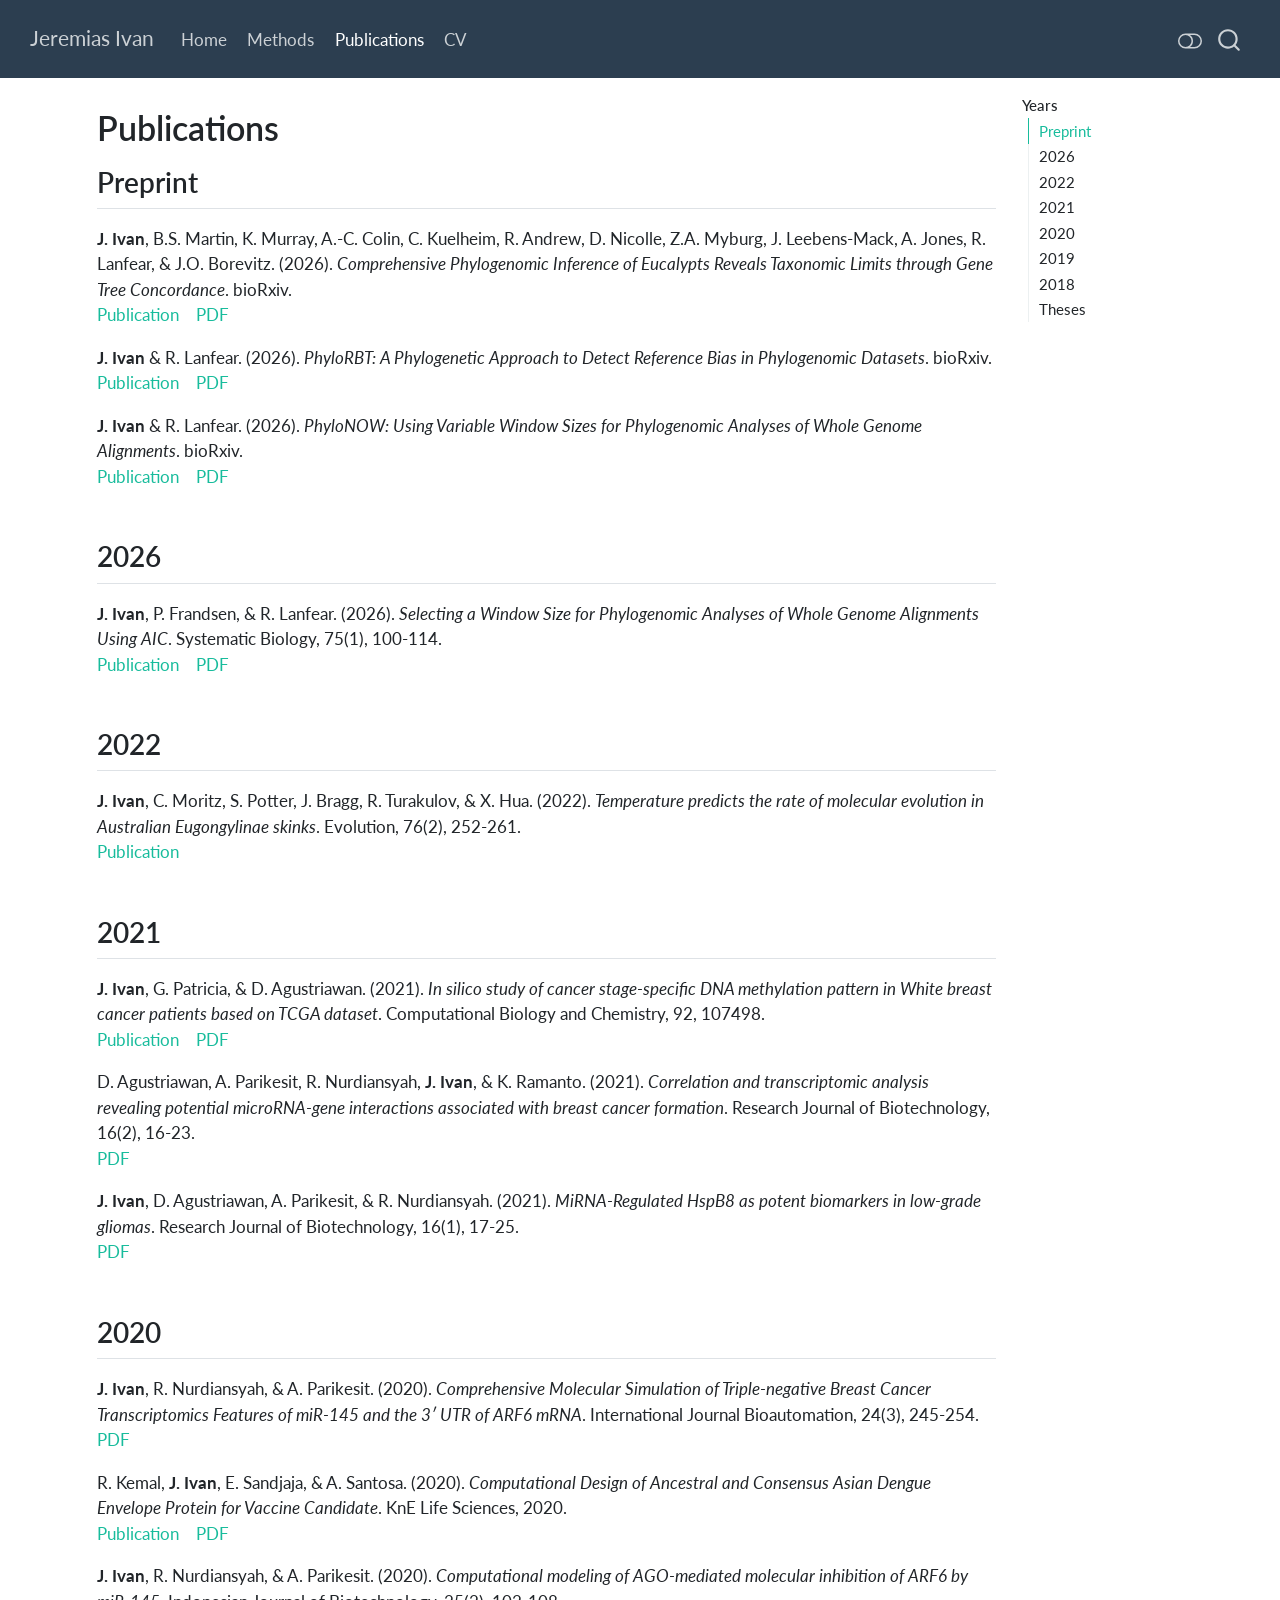
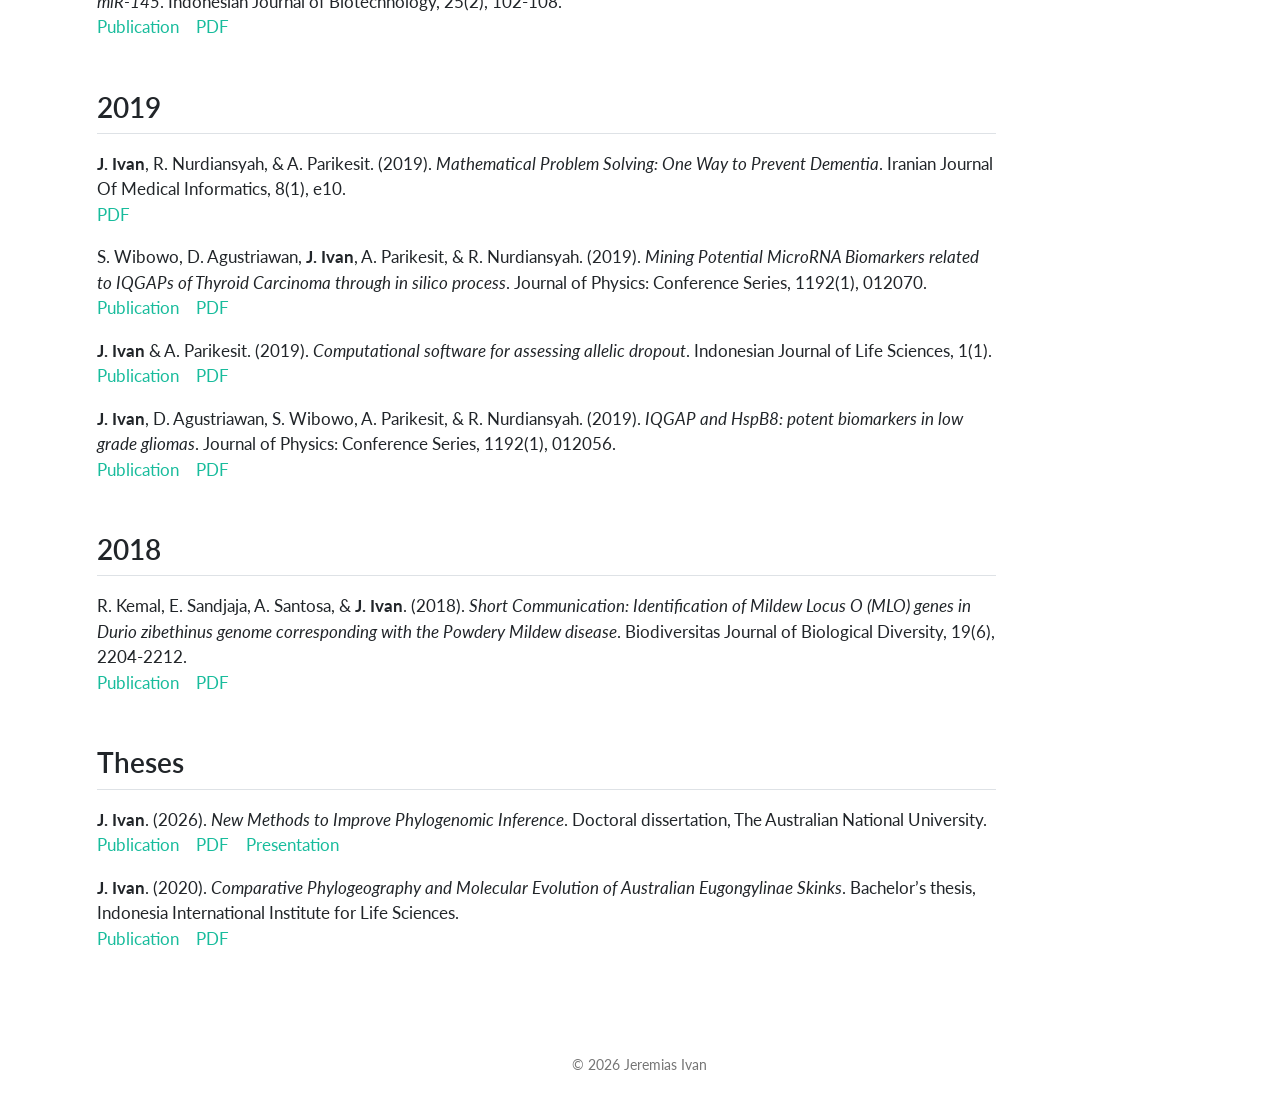
<file: docs/qmd/publication.html>
<!DOCTYPE html>
<html xmlns="http://www.w3.org/1999/xhtml" lang="en" xml:lang="en"><head>

<meta charset="utf-8">
<meta name="generator" content="quarto-1.9.38">

<meta name="viewport" content="width=device-width, initial-scale=1.0, user-scalable=yes">


<title>Publications – Jeremias Ivan</title>
<style>
/* Default styles provided by pandoc.
** See https://pandoc.org/MANUAL.html#variables-for-html for config info.
*/
code{white-space: pre-wrap;}
span.smallcaps{font-variant: small-caps;}
div.columns{display: flex; gap: min(4vw, 1.5em);}
div.column{flex: auto; overflow-x: auto;}
div.hanging-indent{margin-left: 1.5em; text-indent: -1.5em;}
ul.task-list{list-style: none;}
ul.task-list li input[type="checkbox"] {
  width: 0.8em;
  margin: 0 0.8em 0.2em -1em; /* quarto-specific, see https://github.com/quarto-dev/quarto-cli/issues/4556 */ 
  vertical-align: middle;
}
</style>


<script src="../site_libs/quarto-nav/quarto-nav.js"></script>
<script src="../site_libs/clipboard/clipboard.min.js"></script>
<script src="../site_libs/quarto-search/autocomplete.umd.js"></script>
<script src="../site_libs/quarto-search/fuse.min.js"></script>
<script src="../site_libs/quarto-search/quarto-search.js"></script>
<meta name="quarto:offset" content="../">
<script src="../site_libs/quarto-html/quarto.js" type="module"></script>
<script src="../site_libs/quarto-html/tabsets/tabsets.js" type="module"></script>
<script src="../site_libs/quarto-html/popper.min.js"></script>
<script src="../site_libs/quarto-html/tippy.umd.min.js"></script>
<script src="../site_libs/quarto-html/anchor.min.js"></script>
<link href="../site_libs/quarto-html/tippy.css" rel="stylesheet">
<link href="../site_libs/quarto-html/quarto-syntax-highlighting-de63f62b328812d8e578a4d74e282472.css" rel="stylesheet" class="quarto-color-scheme" id="quarto-text-highlighting-styles">
<link href="../site_libs/quarto-html/quarto-syntax-highlighting-dark-6b6957c917596b414ec0b78690761e87.css" rel="stylesheet" class="quarto-color-scheme quarto-color-alternate" id="quarto-text-highlighting-styles">
<link href="../site_libs/quarto-html/quarto-syntax-highlighting-de63f62b328812d8e578a4d74e282472.css" rel="stylesheet" class="quarto-color-scheme-extra" id="quarto-text-highlighting-styles">
<script src="../site_libs/bootstrap/bootstrap.min.js"></script>
<link href="../site_libs/bootstrap/bootstrap-icons.css" rel="stylesheet">
<link href="../site_libs/bootstrap/bootstrap-d2b71da50ac7e21187d131a2ddbfbc9c.min.css" rel="stylesheet" append-hash="true" class="quarto-color-scheme" id="quarto-bootstrap" data-mode="light">
<link href="../site_libs/bootstrap/bootstrap-dark-0a7415ad3846b51c5504f640bc3879b3.min.css" rel="stylesheet" append-hash="true" class="quarto-color-scheme quarto-color-alternate" id="quarto-bootstrap" data-mode="dark">
<link href="../site_libs/bootstrap/bootstrap-d2b71da50ac7e21187d131a2ddbfbc9c.min.css" rel="stylesheet" append-hash="true" class="quarto-color-scheme-extra" id="quarto-bootstrap" data-mode="light">
<script id="quarto-search-options" type="application/json">{
  "location": "navbar",
  "copy-button": false,
  "collapse-after": 3,
  "panel-placement": "end",
  "type": "overlay",
  "limit": 50,
  "keyboard-shortcut": [
    "f",
    "/",
    "s"
  ],
  "show-item-context": false,
  "language": {
    "search-no-results-text": "No results",
    "search-matching-documents-text": "matching documents",
    "search-copy-link-title": "Copy link to search",
    "search-hide-matches-text": "Hide additional matches",
    "search-more-match-text": "more match in this document",
    "search-more-matches-text": "more matches in this document",
    "search-clear-button-title": "Clear",
    "search-text-placeholder": "",
    "search-detached-cancel-button-title": "Cancel",
    "search-submit-button-title": "Submit",
    "search-label": "Search"
  }
}</script>
<link rel="stylesheet" href="https://cdn.jsdelivr.net/npm/bootstrap-icons@1.11.3/font/bootstrap-icons.css">


<link rel="stylesheet" href="../assets/styles.css">
</head>

<body class="nav-fixed quarto-light"><script id="quarto-html-before-body" type="application/javascript">
    const toggleBodyColorMode = (bsSheetEl) => {
      const mode = bsSheetEl.getAttribute("data-mode");
      const bodyEl = window.document.querySelector("body");
      if (mode === "dark") {
        bodyEl.classList.add("quarto-dark");
        bodyEl.classList.remove("quarto-light");
      } else {
        bodyEl.classList.add("quarto-light");
        bodyEl.classList.remove("quarto-dark");
      }
    }
    const toggleBodyColorPrimary = () => {
      const bsSheetEl = window.document.querySelector("link#quarto-bootstrap:not([rel=disabled-stylesheet])");
      if (bsSheetEl) {
        toggleBodyColorMode(bsSheetEl);
      }
    }
    const setColorSchemeToggle = (alternate) => {
      const toggles = window.document.querySelectorAll('.quarto-color-scheme-toggle');
      for (let i=0; i < toggles.length; i++) {
        const toggle = toggles[i];
        if (toggle) {
          if (alternate) {
            toggle.classList.add("alternate");
          } else {
            toggle.classList.remove("alternate");
          }
        }
      }
    };
    const toggleColorMode = (alternate) => {
      // Switch the stylesheets
      const primaryStylesheets = window.document.querySelectorAll('link.quarto-color-scheme:not(.quarto-color-alternate)');
      const alternateStylesheets = window.document.querySelectorAll('link.quarto-color-scheme.quarto-color-alternate');
      manageTransitions('#quarto-margin-sidebar .nav-link', false);
      if (alternate) {
        // note: dark is layered on light, we don't disable primary!
        enableStylesheet(alternateStylesheets);
        for (const sheetNode of alternateStylesheets) {
          if (sheetNode.id === "quarto-bootstrap") {
            toggleBodyColorMode(sheetNode);
          }
        }
      } else {
        disableStylesheet(alternateStylesheets);
        enableStylesheet(primaryStylesheets)
        toggleBodyColorPrimary();
      }
      manageTransitions('#quarto-margin-sidebar .nav-link', true);
      // Switch the toggles
      setColorSchemeToggle(alternate)
      // Hack to workaround the fact that safari doesn't
      // properly recolor the scrollbar when toggling (#1455)
      if (navigator.userAgent.indexOf('Safari') > 0 && navigator.userAgent.indexOf('Chrome') == -1) {
        manageTransitions("body", false);
        window.scrollTo(0, 1);
        setTimeout(() => {
          window.scrollTo(0, 0);
          manageTransitions("body", true);
        }, 40);
      }
    }
    const disableStylesheet = (stylesheets) => {
      for (let i=0; i < stylesheets.length; i++) {
        const stylesheet = stylesheets[i];
        stylesheet.rel = 'disabled-stylesheet';
      }
    }
    const enableStylesheet = (stylesheets) => {
      for (let i=0; i < stylesheets.length; i++) {
        const stylesheet = stylesheets[i];
        if(stylesheet.rel !== 'stylesheet') { // for Chrome, which will still FOUC without this check
          stylesheet.rel = 'stylesheet';
        }
      }
    }
    const manageTransitions = (selector, allowTransitions) => {
      const els = window.document.querySelectorAll(selector);
      for (let i=0; i < els.length; i++) {
        const el = els[i];
        if (allowTransitions) {
          el.classList.remove('notransition');
        } else {
          el.classList.add('notransition');
        }
      }
    }
    const isFileUrl = () => {
      return window.location.protocol === 'file:';
    }
    const hasAlternateSentinel = () => {
      let styleSentinel = getColorSchemeSentinel();
      if (styleSentinel !== null) {
        return styleSentinel === "alternate";
      } else {
        return false;
      }
    }
    const setStyleSentinel = (alternate) => {
      const value = alternate ? "alternate" : "default";
      if (!isFileUrl()) {
        window.localStorage.setItem("quarto-color-scheme", value);
      } else {
        localAlternateSentinel = value;
      }
    }
    const getColorSchemeSentinel = () => {
      if (!isFileUrl()) {
        const storageValue = window.localStorage.getItem("quarto-color-scheme");
        return storageValue != null ? storageValue : localAlternateSentinel;
      } else {
        return localAlternateSentinel;
      }
    }
    const toggleGiscusIfUsed = (isAlternate, darkModeDefault) => {
      const baseTheme = document.querySelector('#giscus-base-theme')?.value ?? 'light';
      const alternateTheme = document.querySelector('#giscus-alt-theme')?.value ?? 'dark';
      let newTheme = '';
      if(authorPrefersDark) {
        newTheme = isAlternate ? baseTheme : alternateTheme;
      } else {
        newTheme = isAlternate ? alternateTheme : baseTheme;
      }
      const changeGiscusTheme = () => {
        // From: https://github.com/giscus/giscus/issues/336
        const sendMessage = (message) => {
          const iframe = document.querySelector('iframe.giscus-frame');
          if (!iframe) return;
          iframe.contentWindow.postMessage({ giscus: message }, 'https://giscus.app');
        }
        sendMessage({
          setConfig: {
            theme: newTheme
          }
        });
      }
      const isGiscussLoaded = window.document.querySelector('iframe.giscus-frame') !== null;
      if (isGiscussLoaded) {
        changeGiscusTheme();
      }
    };
    const authorPrefersDark = false;
    const darkModeDefault = authorPrefersDark;
      document.querySelector('link#quarto-text-highlighting-styles.quarto-color-scheme-extra').rel = 'disabled-stylesheet';
      document.querySelector('link#quarto-bootstrap.quarto-color-scheme-extra').rel = 'disabled-stylesheet';
    let localAlternateSentinel = darkModeDefault ? 'alternate' : 'default';
    // Dark / light mode switch
    window.quartoToggleColorScheme = () => {
      // Read the current dark / light value
      let toAlternate = !hasAlternateSentinel();
      toggleColorMode(toAlternate);
      setStyleSentinel(toAlternate);
      toggleGiscusIfUsed(toAlternate, darkModeDefault);
      window.dispatchEvent(new Event('resize'));
    };
    // Switch to dark mode if need be
    if (hasAlternateSentinel()) {
      toggleColorMode(true);
    } else {
      toggleColorMode(false);
    }
  </script>

<div id="quarto-search-results"></div>
  <header id="quarto-header" class="headroom fixed-top">
    <nav class="navbar navbar-expand-lg " data-bs-theme="dark">
      <div class="navbar-container container-fluid">
      <div class="navbar-brand-container mx-auto">
    <a class="navbar-brand" href="../index.html">
    <span class="navbar-title">Jeremias Ivan</span>
    </a>
  </div>
            <div id="quarto-search" class="" title="Search"></div>
          <button class="navbar-toggler" type="button" data-bs-toggle="collapse" data-bs-target="#navbarCollapse" aria-controls="navbarCollapse" role="menu" aria-expanded="false" aria-label="Toggle navigation" onclick="if (window.quartoToggleHeadroom) { window.quartoToggleHeadroom(); }">
  <span class="navbar-toggler-icon"></span>
</button>
          <div class="collapse navbar-collapse" id="navbarCollapse">
            <ul class="navbar-nav navbar-nav-scroll me-auto">
  <li class="nav-item">
    <a class="nav-link" href="../index.html"> 
<span class="menu-text">Home</span></a>
  </li>  
  <li class="nav-item">
    <a class="nav-link" href="../qmd/method.html"> 
<span class="menu-text">Methods</span></a>
  </li>  
  <li class="nav-item">
    <a class="nav-link active" href="../qmd/publication.html" aria-current="page"> 
<span class="menu-text">Publications</span></a>
  </li>  
  <li class="nav-item">
    <a class="nav-link" href="../qmd/cv.html"> 
<span class="menu-text">CV</span></a>
  </li>  
</ul>
          </div> <!-- /navcollapse -->
            <div class="quarto-navbar-tools">
  <a href="" class="quarto-color-scheme-toggle quarto-navigation-tool  px-1" onclick="window.quartoToggleColorScheme(); return false;" title="Toggle dark mode"><i class="bi"></i></a>
</div>
      </div> <!-- /container-fluid -->
    </nav>
</header>
<!-- content -->
<div id="quarto-content" class="quarto-container page-columns page-rows-contents page-layout-article page-navbar">
<!-- sidebar -->
<!-- margin-sidebar -->
    <div id="quarto-margin-sidebar" class="sidebar margin-sidebar">
        <nav id="TOC" role="doc-toc" class="toc-active" data-toc-expanded="2">
    <h2 id="toc-title">Years</h2>
   
  <ul class="collapse">
  <li><a href="#preprint" id="toc-preprint" class="nav-link active" data-scroll-target="#preprint">Preprint</a></li>
  <li><a href="#section" id="toc-section" class="nav-link" data-scroll-target="#section">2026</a></li>
  <li><a href="#section-1" id="toc-section-1" class="nav-link" data-scroll-target="#section-1">2022</a></li>
  <li><a href="#section-2" id="toc-section-2" class="nav-link" data-scroll-target="#section-2">2021</a></li>
  <li><a href="#section-3" id="toc-section-3" class="nav-link" data-scroll-target="#section-3">2020</a></li>
  <li><a href="#section-4" id="toc-section-4" class="nav-link" data-scroll-target="#section-4">2019</a></li>
  <li><a href="#section-5" id="toc-section-5" class="nav-link" data-scroll-target="#section-5">2018</a></li>
  <li><a href="#theses" id="toc-theses" class="nav-link" data-scroll-target="#theses">Theses</a></li>
  </ul>
</nav>
    </div>
<!-- main -->
<main class="content" id="quarto-document-content">


<header id="title-block-header" class="quarto-title-block default">
<div class="quarto-title">
<h1 class="title">Publications</h1>
</div>



<div class="quarto-title-meta">

    
  
    
  </div>
  


</header>


<section id="preprint" class="level2">
<h2 class="anchored" data-anchor-id="preprint">Preprint</h2>
<div class="ref-entry">
<p><span class="ref-text"><b>J. Ivan</b>, B.S. Martin, K. Murray, A.-C. Colin, C. Kuelheim, R. Andrew, D. Nicolle, Z.A. Myburg, J. Leebens-Mack, A. Jones, R. Lanfear, &amp; J.O. Borevitz. (2026). <i>Comprehensive Phylogenomic Inference of Eucalypts Reveals Taxonomic Limits through Gene Tree Concordance</i>. bioRxiv.</span> <span class="ref-links"><a href="https://doi.org/10.64898/2026.09.25.753384" target="_blank">Publication</a> <a href="../assets/publications/ivan_etal_2026b.pdf" target="_blank">PDF</a></span></p>
</div>
<div class="ref-entry">
<p><span class="ref-text"><b>J. Ivan</b> &amp; R. Lanfear. (2026). <i>PhyloRBT: A Phylogenetic Approach to Detect Reference Bias in Phylogenomic Datasets</i>. bioRxiv.</span> <span class="ref-links"><a href="https://doi.org/10.64898/2026.07.24.740642" target="_blank">Publication</a> <a href="../assets/publications/ivan_lanfear_2026b.pdf" target="_blank">PDF</a></span></p>
</div>
<div class="ref-entry">
<p><span class="ref-text"><b>J. Ivan</b> &amp; R. Lanfear. (2026). <i>PhyloNOW: Using Variable Window Sizes for Phylogenomic Analyses of Whole Genome Alignments</i>. bioRxiv.</span> <span class="ref-links"><a href="https://doi.org/10.64898/2026.03.04.709403" target="_blank">Publication</a> <a href="../assets/publications/ivan_lanfear_2026a.pdf" target="_blank">PDF</a></span></p>
</div>
</section>
<section id="section" class="level2">
<h2 class="anchored" data-anchor-id="section">2026</h2>
<div class="ref-entry">
<p><span class="ref-text"><b>J. Ivan</b>, P. Frandsen, &amp; R. Lanfear. (2026). <i>Selecting a Window Size for Phylogenomic Analyses of Whole Genome Alignments Using AIC</i>. Systematic Biology, 75(1), 100-114.</span> <span class="ref-links"><a href="https://doi.org/10.1093/sysbio/syaf053" target="_blank">Publication</a> <a href="../assets/publications/ivan_etal_2026a.pdf" target="_blank">PDF</a></span></p>
</div>
</section>
<section id="section-1" class="level2">
<h2 class="anchored" data-anchor-id="section-1">2022</h2>
<div class="ref-entry">
<p><span class="ref-text"><b>J. Ivan</b>, C. Moritz, S. Potter, J. Bragg, R. Turakulov, &amp; X. Hua. (2022). <i>Temperature predicts the rate of molecular evolution in Australian Eugongylinae skinks</i>. Evolution, 76(2), 252-261.</span> <span class="ref-links"><a href="https://doi.org/10.1111/evo.14342" target="_blank">Publication</a></span></p>
</div>
</section>
<section id="section-2" class="level2">
<h2 class="anchored" data-anchor-id="section-2">2021</h2>
<div class="ref-entry">
<p><span class="ref-text"><b>J. Ivan</b>, G. Patricia, &amp; D. Agustriawan. (2021). <i>In silico study of cancer stage-specific DNA methylation pattern in White breast cancer patients based on TCGA dataset</i>. Computational Biology and Chemistry, 92, 107498.</span> <span class="ref-links"><a href="https://doi.org/10.1016/j.compbiolchem.2021.107498" target="_blank">Publication</a> <a href="../assets/publications/ivan_etal_2021b.pdf" target="_blank">PDF</a></span></p>
</div>
<div class="ref-entry">
<p><span class="ref-text">D. Agustriawan, A. Parikesit, R. Nurdiansyah, <b>J. Ivan</b>, &amp; K. Ramanto. (2021). <i>Correlation and transcriptomic analysis revealing potential microRNA-gene interactions associated with breast cancer formation</i>. Research Journal of Biotechnology, 16(2), 16-23.</span> <span class="ref-links"><a href="../assets/publications/agustriawan_etal_2021.pdf" target="_blank">PDF</a></span></p>
</div>
<div class="ref-entry">
<p><span class="ref-text"><b>J. Ivan</b>, D. Agustriawan, A. Parikesit, &amp; R. Nurdiansyah. (2021). <i>MiRNA-Regulated HspB8 as potent biomarkers in low-grade gliomas</i>. Research Journal of Biotechnology, 16(1), 17-25.</span> <span class="ref-links"><a href="../assets/publications/ivan_etal_2021a.pdf" target="_blank">PDF</a></span></p>
</div>
</section>
<section id="section-3" class="level2">
<h2 class="anchored" data-anchor-id="section-3">2020</h2>
<div class="ref-entry">
<p><span class="ref-text"><b>J. Ivan</b>, R. Nurdiansyah, &amp; A. Parikesit. (2020). <i>Comprehensive Molecular Simulation of Triple-negative Breast Cancer Transcriptomics Features of miR-145 and the 3′ UTR of ARF6 mRNA</i>. International Journal Bioautomation, 24(3), 245-254.</span> <span class="ref-links"><a href="../assets/publications/ivan_etal_2020b.pdf" target="_blank">PDF</a></span></p>
</div>
<div class="ref-entry">
<p><span class="ref-text">R. Kemal, <b>J. Ivan</b>, E. Sandjaja, &amp; A. Santosa. (2020). <i>Computational Design of Ancestral and Consensus Asian Dengue Envelope Protein for Vaccine Candidate</i>. KnE Life Sciences, 2020.</span> <span class="ref-links"><a href="https://doi.org/10.18502/kls.v5i2.6439" target="_blank">Publication</a> <a href="../assets/publications/kemal_etal_2020.pdf" target="_blank">PDF</a></span></p>
</div>
<div class="ref-entry">
<p><span class="ref-text"><b>J. Ivan</b>, R. Nurdiansyah, &amp; A. Parikesit. (2020). <i>Computational modeling of AGO-mediated molecular inhibition of ARF6 by miR-145</i>. Indonesian Journal of Biotechnology, 25(2), 102-108.</span> <span class="ref-links"><a href="https://doi.org/10.22146/ijbiotech.55631" target="_blank">Publication</a> <a href="../assets/publications/ivan_etal_2020a.pdf" target="_blank">PDF</a></span></p>
</div>
</section>
<section id="section-4" class="level2">
<h2 class="anchored" data-anchor-id="section-4">2019</h2>
<div class="ref-entry">
<p><span class="ref-text"><b>J. Ivan</b>, R. Nurdiansyah, &amp; A. Parikesit. (2019). <i>Mathematical Problem Solving: One Way to Prevent Dementia</i>. Iranian Journal Of Medical Informatics, 8(1), e10.</span> <span class="ref-links"><a href="../assets/publications/ivan_etal_2019b.pdf" target="_blank">PDF</a></span></p>
</div>
<div class="ref-entry">
<p><span class="ref-text">S. Wibowo, D. Agustriawan, <b>J. Ivan</b>, A. Parikesit, &amp; R. Nurdiansyah. (2019). <i>Mining Potential MicroRNA Biomarkers related to IQGAPs of Thyroid Carcinoma through in silico process</i>. Journal of Physics: Conference Series, 1192(1), 012070.</span> <span class="ref-links"><a href="https://doi.org/10.1088/1742-6596/1192/1/012070" target="_blank">Publication</a> <a href="../assets/publications/wibowo_etal_2019.pdf" target="_blank">PDF</a></span></p>
</div>
<div class="ref-entry">
<p><span class="ref-text"><b>J. Ivan</b> &amp; A. Parikesit. (2019). <i>Computational software for assessing allelic dropout</i>. Indonesian Journal of Life Sciences, 1(1).</span> <span class="ref-links"><a href="https://journal.i3l.ac.id/index.php/IJLS/article/view/11" target="_blank">Publication</a> <a href="../assets/publications/ivan_parikesit_2019.pdf" target="_blank">PDF</a></span></p>
</div>
<div class="ref-entry">
<p><span class="ref-text"><b>J. Ivan</b>, D. Agustriawan, S. Wibowo, A. Parikesit, &amp; R. Nurdiansyah. (2019). <i>IQGAP and HspB8: potent biomarkers in low grade gliomas</i>. Journal of Physics: Conference Series, 1192(1), 012056.</span> <span class="ref-links"><a href="https://doi.org/10.1088/1742-6596/1192/1/012056" target="_blank">Publication</a> <a href="../assets/publications/ivan_etal_2019a.pdf" target="_blank">PDF</a></span></p>
</div>
</section>
<section id="section-5" class="level2">
<h2 class="anchored" data-anchor-id="section-5">2018</h2>
<div class="ref-entry">
<p><span class="ref-text">R. Kemal, E. Sandjaja, A. Santosa, &amp; <b>J. Ivan</b>. (2018). <i>Short Communication: Identification of Mildew Locus O (MLO) genes in Durio zibethinus genome corresponding with the Powdery Mildew disease</i>. Biodiversitas Journal of Biological Diversity, 19(6), 2204-2212.</span> <span class="ref-links"><a href="https://doi.org/10.13057/BIODIV/D190628" target="_blank">Publication</a> <a href="../assets/publications/kemal_etal_2018.pdf" target="_blank">PDF</a></span></p>
</div>
</section>
<section id="theses" class="level2">
<h2 class="anchored" data-anchor-id="theses">Theses</h2>
<div class="ref-entry">
<p><span class="ref-text"><b>J. Ivan</b>. (2026). <i>New Methods to Improve Phylogenomic Inference</i>. Doctoral dissertation, The Australian National University.</span> <span class="ref-links"><a href="https://hdl.handle.net/1885/733812320" target="_blank">Publication</a> <a href="../assets/publications/ivan_dissertation.pdf" target="_blank">PDF</a> <a href="https://biology.anu.edu.au/news-events/events/ee-phd-exit-seminar-new-phylogenetic-methods-understand-hybridisation" target="_blank">Presentation</a></span></p>
</div>
<div class="ref-entry">
<p><span class="ref-text"><b>J. Ivan</b>. (2020). <i>Comparative Phylogeography and Molecular Evolution of Australian Eugongylinae Skinks</i>. Bachelor’s thesis, Indonesia International Institute for Life Sciences.</span> <span class="ref-links"><a href="http://repository.i3l.ac.id/jspui/handle/123456789/280" target="_blank">Publication</a> <a href="../assets/publications/ivan_thesis.pdf" target="_blank">PDF</a></span></p>
</div>


</section>

</main> <!-- /main -->
<script id="quarto-html-after-body" type="application/javascript">
  window.document.addEventListener("DOMContentLoaded", function (event) {
    // Ensure there is a toggle, if there isn't float one in the top right
    if (window.document.querySelector('.quarto-color-scheme-toggle') === null) {
      const a = window.document.createElement('a');
      a.classList.add('top-right');
      a.classList.add('quarto-color-scheme-toggle');
      a.href = "";
      a.onclick = function() { try { window.quartoToggleColorScheme(); } catch {} return false; };
      const i = window.document.createElement("i");
      i.classList.add('bi');
      a.appendChild(i);
      window.document.body.appendChild(a);
    }
    setColorSchemeToggle(hasAlternateSentinel())
    const icon = "";
    const anchorJS = new window.AnchorJS();
    anchorJS.options = {
      placement: 'right',
      icon: icon
    };
    anchorJS.add('.anchored');
    const isCodeAnnotation = (el) => {
      for (const clz of el.classList) {
        if (clz.startsWith('code-annotation-')) {                     
          return true;
        }
      }
      return false;
    }
    const onCopySuccess = function(e) {
      // button target
      const button = e.trigger;
      // don't keep focus
      button.blur();
      // flash "checked"
      button.classList.add('code-copy-button-checked');
      var currentTitle = button.getAttribute("title");
      button.setAttribute("title", "Copied!");
      let tooltip;
      if (window.bootstrap) {
        button.setAttribute("data-bs-toggle", "tooltip");
        button.setAttribute("data-bs-placement", "left");
        button.setAttribute("data-bs-title", "Copied!");
        tooltip = new bootstrap.Tooltip(button, 
          { trigger: "manual", 
            customClass: "code-copy-button-tooltip",
            offset: [0, -8]});
        tooltip.show();    
      }
      setTimeout(function() {
        if (tooltip) {
          tooltip.hide();
          button.removeAttribute("data-bs-title");
          button.removeAttribute("data-bs-toggle");
          button.removeAttribute("data-bs-placement");
        }
        button.setAttribute("title", currentTitle);
        button.classList.remove('code-copy-button-checked');
      }, 1000);
      // clear code selection
      e.clearSelection();
    }
    const getTextToCopy = function(trigger) {
      const outerScaffold = trigger.parentElement.cloneNode(true);
      const codeEl = outerScaffold.querySelector('code');
      for (const childEl of codeEl.children) {
        if (isCodeAnnotation(childEl)) {
          childEl.remove();
        }
      }
      return codeEl.innerText;
    }
    const clipboard = new window.ClipboardJS('.code-copy-button:not([data-in-quarto-modal])', {
      text: getTextToCopy
    });
    clipboard.on('success', onCopySuccess);
    if (window.document.getElementById('quarto-embedded-source-code-modal')) {
      const clipboardModal = new window.ClipboardJS('.code-copy-button[data-in-quarto-modal]', {
        text: getTextToCopy,
        container: window.document.getElementById('quarto-embedded-source-code-modal')
      });
      clipboardModal.on('success', onCopySuccess);
    }
      var localhostRegex = new RegExp(/^(?:http|https):\/\/localhost\:?[0-9]*\//);
      var mailtoRegex = new RegExp(/^mailto:/);
        var filterRegex = new RegExp("https:\/\/jeremiasivan\.github\.io");
      var isInternal = (href) => {
          return filterRegex.test(href) || localhostRegex.test(href) || mailtoRegex.test(href);
      }
      // Inspect non-navigation links and adorn them if external
     var links = window.document.querySelectorAll('a[href]:not(.nav-link):not(.navbar-brand):not(.toc-action):not(.sidebar-link):not(.sidebar-item-toggle):not(.pagination-link):not(.no-external):not([aria-hidden]):not(.dropdown-item):not(.quarto-navigation-tool):not(.about-link)');
      for (var i=0; i<links.length; i++) {
        const link = links[i];
        if (!isInternal(link.href)) {
          // undo the damage that might have been done by quarto-nav.js in the case of
          // links that we want to consider external
          if (link.dataset.originalHref !== undefined) {
            link.href = link.dataset.originalHref;
          }
            // target, if specified
            link.setAttribute("target", "_blank");
            if (link.getAttribute("rel") === null) {
              link.setAttribute("rel", "noopener");
            }
        }
      }
    function tippyHover(el, contentFn, onTriggerFn, onUntriggerFn) {
      const config = {
        allowHTML: true,
        maxWidth: 500,
        delay: 100,
        arrow: false,
        appendTo: function(el) {
            return el.parentElement;
        },
        interactive: true,
        interactiveBorder: 10,
        theme: 'quarto',
        placement: 'bottom-start',
      };
      if (contentFn) {
        config.content = contentFn;
      }
      if (onTriggerFn) {
        config.onTrigger = onTriggerFn;
      }
      if (onUntriggerFn) {
        config.onUntrigger = onUntriggerFn;
      }
      window.tippy(el, config); 
    }
    const noterefs = window.document.querySelectorAll('a[role="doc-noteref"]');
    for (var i=0; i<noterefs.length; i++) {
      const ref = noterefs[i];
      tippyHover(ref, function() {
        // use id or data attribute instead here
        let href = ref.getAttribute('data-footnote-href') || ref.getAttribute('href');
        try { href = new URL(href).hash; } catch {}
        const id = href.replace(/^#\/?/, "");
        const note = window.document.getElementById(id);
        if (note) {
          return note.innerHTML;
        } else {
          return "";
        }
      });
    }
    const xrefs = window.document.querySelectorAll('a.quarto-xref');
    const processXRef = (id, note) => {
      // Strip column container classes
      const stripColumnClz = (el) => {
        el.classList.remove("page-full", "page-columns");
        if (el.children) {
          for (const child of el.children) {
            stripColumnClz(child);
          }
        }
      }
      stripColumnClz(note)
      if (id === null || id.startsWith('sec-')) {
        // Special case sections, only their first couple elements
        const container = document.createElement("div");
        if (note.children && note.children.length > 2) {
          container.appendChild(note.children[0].cloneNode(true));
          for (let i = 1; i < note.children.length; i++) {
            const child = note.children[i];
            if (child.tagName === "P" && child.innerText === "") {
              continue;
            } else {
              container.appendChild(child.cloneNode(true));
              break;
            }
          }
          if (window.Quarto?.typesetMath) {
            window.Quarto.typesetMath(container);
          }
          return container.innerHTML
        } else {
          if (window.Quarto?.typesetMath) {
            window.Quarto.typesetMath(note);
          }
          return note.innerHTML;
        }
      } else {
        // Remove any anchor links if they are present
        const anchorLink = note.querySelector('a.anchorjs-link');
        if (anchorLink) {
          anchorLink.remove();
        }
        if (window.Quarto?.typesetMath) {
          window.Quarto.typesetMath(note);
        }
        if (note.classList.contains("callout")) {
          return note.outerHTML;
        } else {
          return note.innerHTML;
        }
      }
    }
    for (var i=0; i<xrefs.length; i++) {
      const xref = xrefs[i];
      tippyHover(xref, undefined, function(instance) {
        instance.disable();
        let url = xref.getAttribute('href');
        let hash = undefined; 
        if (url.startsWith('#')) {
          hash = url;
        } else {
          try { hash = new URL(url).hash; } catch {}
        }
        if (hash) {
          const id = hash.replace(/^#\/?/, "");
          const note = window.document.getElementById(id);
          if (note !== null) {
            try {
              const html = processXRef(id, note.cloneNode(true));
              instance.setContent(html);
            } finally {
              instance.enable();
              instance.show();
            }
          } else {
            // See if we can fetch this
            fetch(url.split('#')[0])
            .then(res => res.text())
            .then(html => {
              const parser = new DOMParser();
              const htmlDoc = parser.parseFromString(html, "text/html");
              const note = htmlDoc.getElementById(id);
              if (note !== null) {
                const html = processXRef(id, note);
                instance.setContent(html);
              } 
            }).finally(() => {
              instance.enable();
              instance.show();
            });
          }
        } else {
          // See if we can fetch a full url (with no hash to target)
          // This is a special case and we should probably do some content thinning / targeting
          fetch(url)
          .then(res => res.text())
          .then(html => {
            const parser = new DOMParser();
            const htmlDoc = parser.parseFromString(html, "text/html");
            const note = htmlDoc.querySelector('main.content');
            if (note !== null) {
              // This should only happen for chapter cross references
              // (since there is no id in the URL)
              // remove the first header
              if (note.children.length > 0 && note.children[0].tagName === "HEADER") {
                note.children[0].remove();
              }
              const html = processXRef(null, note);
              instance.setContent(html);
            } 
          }).finally(() => {
            instance.enable();
            instance.show();
          });
        }
      }, function(instance) {
      });
    }
        let selectedAnnoteEl;
        const selectorForAnnotation = ( cell, annotation) => {
          let cellAttr = 'data-code-cell="' + cell + '"';
          let lineAttr = 'data-code-annotation="' +  annotation + '"';
          const selector = 'span[' + cellAttr + '][' + lineAttr + ']';
          return selector;
        }
        const selectCodeLines = (annoteEl) => {
          const doc = window.document;
          const targetCell = annoteEl.getAttribute("data-target-cell");
          const targetAnnotation = annoteEl.getAttribute("data-target-annotation");
          const annoteSpan = window.document.querySelector(selectorForAnnotation(targetCell, targetAnnotation));
          const lines = annoteSpan.getAttribute("data-code-lines").split(",");
          const lineIds = lines.map((line) => {
            return targetCell + "-" + line;
          })
          let top = null;
          let height = null;
          let parent = null;
          if (lineIds.length > 0) {
              //compute the position of the single el (top and bottom and make a div)
              const el = window.document.getElementById(lineIds[0]);
              top = el.offsetTop;
              height = el.offsetHeight;
              parent = el.parentElement.parentElement;
            if (lineIds.length > 1) {
              const lastEl = window.document.getElementById(lineIds[lineIds.length - 1]);
              const bottom = lastEl.offsetTop + lastEl.offsetHeight;
              height = bottom - top;
            }
            if (top !== null && height !== null && parent !== null) {
              // cook up a div (if necessary) and position it 
              let div = window.document.getElementById("code-annotation-line-highlight");
              if (div === null) {
                div = window.document.createElement("div");
                div.setAttribute("id", "code-annotation-line-highlight");
                div.style.position = 'absolute';
                parent.appendChild(div);
              }
              div.style.top = top - 2 + "px";
              div.style.height = height + 4 + "px";
              div.style.left = 0;
              let gutterDiv = window.document.getElementById("code-annotation-line-highlight-gutter");
              if (gutterDiv === null) {
                gutterDiv = window.document.createElement("div");
                gutterDiv.setAttribute("id", "code-annotation-line-highlight-gutter");
                gutterDiv.style.position = 'absolute';
                const codeCell = window.document.getElementById(targetCell);
                const gutter = codeCell.querySelector('.code-annotation-gutter');
                gutter.appendChild(gutterDiv);
              }
              gutterDiv.style.top = top - 2 + "px";
              gutterDiv.style.height = height + 4 + "px";
            }
            selectedAnnoteEl = annoteEl;
          }
        };
        const unselectCodeLines = () => {
          const elementsIds = ["code-annotation-line-highlight", "code-annotation-line-highlight-gutter"];
          elementsIds.forEach((elId) => {
            const div = window.document.getElementById(elId);
            if (div) {
              div.remove();
            }
          });
          selectedAnnoteEl = undefined;
        };
          // Handle positioning of the toggle
      window.addEventListener(
        "resize",
        throttle(() => {
          elRect = undefined;
          if (selectedAnnoteEl) {
            selectCodeLines(selectedAnnoteEl);
          }
        }, 10)
      );
      function throttle(fn, ms) {
      let throttle = false;
      let timer;
        return (...args) => {
          if(!throttle) { // first call gets through
              fn.apply(this, args);
              throttle = true;
          } else { // all the others get throttled
              if(timer) clearTimeout(timer); // cancel #2
              timer = setTimeout(() => {
                fn.apply(this, args);
                timer = throttle = false;
              }, ms);
          }
        };
      }
        // Attach click handler to the DT
        const annoteDls = window.document.querySelectorAll('dt[data-target-cell]');
        for (const annoteDlNode of annoteDls) {
          annoteDlNode.addEventListener('click', (event) => {
            const clickedEl = event.target;
            if (clickedEl !== selectedAnnoteEl) {
              unselectCodeLines();
              const activeEl = window.document.querySelector('dt[data-target-cell].code-annotation-active');
              if (activeEl) {
                activeEl.classList.remove('code-annotation-active');
              }
              selectCodeLines(clickedEl);
              clickedEl.classList.add('code-annotation-active');
            } else {
              // Unselect the line
              unselectCodeLines();
              clickedEl.classList.remove('code-annotation-active');
            }
          });
        }
    const findCites = (el) => {
      const parentEl = el.parentElement;
      if (parentEl) {
        const cites = parentEl.dataset.cites;
        if (cites) {
          return {
            el,
            cites: cites.split(' ')
          };
        } else {
          return findCites(el.parentElement)
        }
      } else {
        return undefined;
      }
    };
    var bibliorefs = window.document.querySelectorAll('a[role="doc-biblioref"]');
    for (var i=0; i<bibliorefs.length; i++) {
      const ref = bibliorefs[i];
      const citeInfo = findCites(ref);
      if (citeInfo) {
        tippyHover(citeInfo.el, function() {
          var popup = window.document.createElement('div');
          citeInfo.cites.forEach(function(cite) {
            var citeDiv = window.document.createElement('div');
            citeDiv.classList.add('hanging-indent');
            citeDiv.classList.add('csl-entry');
            var biblioDiv = window.document.getElementById('ref-' + cite);
            if (biblioDiv) {
              citeDiv.innerHTML = biblioDiv.innerHTML;
            }
            popup.appendChild(citeDiv);
          });
          return popup.innerHTML;
        });
      }
    }
  });
  </script>
</div> <!-- /content -->
<footer class="footer">
  <div class="nav-footer">
    <div class="nav-footer-left">
      &nbsp;
    </div>   
    <div class="nav-footer-center">
<p>© 2026 Jeremias Ivan</p>
</div>
    <div class="nav-footer-right">
      &nbsp;
    </div>
  </div>
</footer>
<script>
document.querySelectorAll('a').forEach(a => {
  if (a.href && !a.href.startsWith(window.location.origin)) {
    a.target = '_blank';
    a.rel = 'noopener noreferrer';
  }
});
</script>




</body></html>
</file>
<file: docs/site_libs/quarto-html/tippy.css>
.tippy-box[data-animation=fade][data-state=hidden]{opacity:0}[data-tippy-root]{max-width:calc(100vw - 10px)}.tippy-box{position:relative;background-color:#333;color:#fff;border-radius:4px;font-size:14px;line-height:1.4;white-space:normal;outline:0;transition-property:transform,visibility,opacity}.tippy-box[data-placement^=top]>.tippy-arrow{bottom:0}.tippy-box[data-placement^=top]>.tippy-arrow:before{bottom:-7px;left:0;border-width:8px 8px 0;border-top-color:initial;transform-origin:center top}.tippy-box[data-placement^=bottom]>.tippy-arrow{top:0}.tippy-box[data-placement^=bottom]>.tippy-arrow:before{top:-7px;left:0;border-width:0 8px 8px;border-bottom-color:initial;transform-origin:center bottom}.tippy-box[data-placement^=left]>.tippy-arrow{right:0}.tippy-box[data-placement^=left]>.tippy-arrow:before{border-width:8px 0 8px 8px;border-left-color:initial;right:-7px;transform-origin:center left}.tippy-box[data-placement^=right]>.tippy-arrow{left:0}.tippy-box[data-placement^=right]>.tippy-arrow:before{left:-7px;border-width:8px 8px 8px 0;border-right-color:initial;transform-origin:center right}.tippy-box[data-inertia][data-state=visible]{transition-timing-function:cubic-bezier(.54,1.5,.38,1.11)}.tippy-arrow{width:16px;height:16px;color:#333}.tippy-arrow:before{content:"";position:absolute;border-color:transparent;border-style:solid}.tippy-content{position:relative;padding:5px 9px;z-index:1}
</file>
<file: docs/site_libs/quarto-html/quarto-syntax-highlighting-de63f62b328812d8e578a4d74e282472.css>
/* quarto syntax highlight colors */
:root {
  --quarto-hl-al-color: #ff5555;
  --quarto-hl-an-color: #6a737d;
  --quarto-hl-at-color: #d73a49;
  --quarto-hl-bn-color: #005cc5;
  --quarto-hl-bu-color: #d73a49;
  --quarto-hl-ch-color: #032f62;
  --quarto-hl-co-color: #6a737d;
  --quarto-hl-cv-color: #6a737d;
  --quarto-hl-cn-color: #005cc5;
  --quarto-hl-cf-color: #d73a49;
  --quarto-hl-dt-color: #d73a49;
  --quarto-hl-dv-color: #005cc5;
  --quarto-hl-do-color: #6a737d;
  --quarto-hl-er-color: #ff5555;
  --quarto-hl-ex-color: #d73a49;
  --quarto-hl-fl-color: #005cc5;
  --quarto-hl-fu-color: #6f42c1;
  --quarto-hl-im-color: #032f62;
  --quarto-hl-in-color: #6a737d;
  --quarto-hl-kw-color: #d73a49;
  --quarto-hl-op-color: #24292e;
  --quarto-hl-pp-color: #d73a49;
  --quarto-hl-re-color: #6a737d;
  --quarto-hl-sc-color: #005cc5;
  --quarto-hl-ss-color: #032f62;
  --quarto-hl-st-color: #032f62;
  --quarto-hl-va-color: #e36209;
  --quarto-hl-vs-color: #032f62;
  --quarto-hl-wa-color: #ff5555;
}

/* other quarto variables */
:root {
  --quarto-font-monospace: SFMono-Regular, Menlo, Monaco, Consolas, "Liberation Mono", "Courier New", monospace;
}

/* syntax highlight based on Pandoc's rules */
pre > code.sourceCode > span {
  color: #24292e;
}

code.sourceCode > span {
  color: #24292e;
}

div.sourceCode,
div.sourceCode pre.sourceCode {
  color: #24292e;
}

/* Normal */
code span {
  color: #24292e;
}

/* Alert */
code span.al {
  font-weight: bold;
  color: #ff5555;
}

/* Annotation */
code span.an {
  color: #6a737d;
}

/* Attribute */
code span.at {
  color: #d73a49;
}

/* BaseN */
code span.bn {
  color: #005cc5;
}

/* BuiltIn */
code span.bu {
  color: #d73a49;
}

/* ControlFlow */
code span.cf {
  color: #d73a49;
}

/* Char */
code span.ch {
  color: #032f62;
}

/* Constant */
code span.cn {
  color: #005cc5;
}

/* Comment */
code span.co {
  color: #6a737d;
}

/* CommentVar */
code span.cv {
  color: #6a737d;
}

/* Documentation */
code span.do {
  color: #6a737d;
}

/* DataType */
code span.dt {
  color: #d73a49;
}

/* DecVal */
code span.dv {
  color: #005cc5;
}

/* Error */
code span.er {
  color: #ff5555;
  text-decoration: underline;
}

/* Extension */
code span.ex {
  font-weight: bold;
  color: #d73a49;
}

/* Float */
code span.fl {
  color: #005cc5;
}

/* Function */
code span.fu {
  color: #6f42c1;
}

/* Import */
code span.im {
  color: #032f62;
}

/* Information */
code span.in {
  color: #6a737d;
}

/* Keyword */
code span.kw {
  color: #d73a49;
}

/* Operator */
code span.op {
  color: #24292e;
}

/* Preprocessor */
code span.pp {
  color: #d73a49;
}

/* RegionMarker */
code span.re {
  color: #6a737d;
}

/* SpecialChar */
code span.sc {
  color: #005cc5;
}

/* SpecialString */
code span.ss {
  color: #032f62;
}

/* String */
code span.st {
  color: #032f62;
}

/* Variable */
code span.va {
  color: #e36209;
}

/* VerbatimString */
code span.vs {
  color: #032f62;
}

/* Warning */
code span.wa {
  color: #ff5555;
}

.prevent-inlining {
  content: "</";
}

/*# sourceMappingURL=e073dde7d9be180d5cbafa952671d6f8.css.map */
</file>
<file: docs/site_libs/quarto-html/quarto-syntax-highlighting-dark-6b6957c917596b414ec0b78690761e87.css>
/* quarto syntax highlight colors */
:root {
  --quarto-hl-al-color: #ff5555;
  --quarto-hl-an-color: #6a737d;
  --quarto-hl-at-color: #f97583;
  --quarto-hl-bn-color: #79b8ff;
  --quarto-hl-bu-color: #f97583;
  --quarto-hl-ch-color: #9ecbff;
  --quarto-hl-co-color: #6a737d;
  --quarto-hl-cv-color: #6a737d;
  --quarto-hl-cn-color: #79b8ff;
  --quarto-hl-cf-color: #f97583;
  --quarto-hl-dt-color: #f97583;
  --quarto-hl-dv-color: #79b8ff;
  --quarto-hl-do-color: #6a737d;
  --quarto-hl-er-color: #ff5555;
  --quarto-hl-ex-color: #f97583;
  --quarto-hl-fl-color: #79b8ff;
  --quarto-hl-fu-color: #b392f0;
  --quarto-hl-im-color: #9ecbff;
  --quarto-hl-in-color: #6a737d;
  --quarto-hl-kw-color: #f97583;
  --quarto-hl-op-color: #e1e4e8;
  --quarto-hl-pp-color: #f97583;
  --quarto-hl-re-color: #6a737d;
  --quarto-hl-sc-color: #79b8ff;
  --quarto-hl-ss-color: #9ecbff;
  --quarto-hl-st-color: #9ecbff;
  --quarto-hl-va-color: #ffab70;
  --quarto-hl-vs-color: #9ecbff;
  --quarto-hl-wa-color: #ff5555;
}

/* other quarto variables */
:root {
  --quarto-font-monospace: SFMono-Regular, Menlo, Monaco, Consolas, "Liberation Mono", "Courier New", monospace;
}

/* syntax highlight based on Pandoc's rules */
pre > code.sourceCode > span {
  color: #e1e4e8;
}

code.sourceCode > span {
  color: #e1e4e8;
}

div.sourceCode,
div.sourceCode pre.sourceCode {
  color: #e1e4e8;
}

/* Normal */
code span {
  color: #e1e4e8;
}

/* Alert */
code span.al {
  font-weight: bold;
  color: #ff5555;
}

/* Annotation */
code span.an {
  color: #6a737d;
}

/* Attribute */
code span.at {
  color: #f97583;
}

/* BaseN */
code span.bn {
  color: #79b8ff;
}

/* BuiltIn */
code span.bu {
  color: #f97583;
}

/* ControlFlow */
code span.cf {
  color: #f97583;
}

/* Char */
code span.ch {
  color: #9ecbff;
}

/* Constant */
code span.cn {
  color: #79b8ff;
}

/* Comment */
code span.co {
  color: #6a737d;
}

/* CommentVar */
code span.cv {
  color: #6a737d;
}

/* Documentation */
code span.do {
  color: #6a737d;
}

/* DataType */
code span.dt {
  color: #f97583;
}

/* DecVal */
code span.dv {
  color: #79b8ff;
}

/* Error */
code span.er {
  color: #ff5555;
  text-decoration: underline;
}

/* Extension */
code span.ex {
  font-weight: bold;
  color: #f97583;
}

/* Float */
code span.fl {
  color: #79b8ff;
}

/* Function */
code span.fu {
  color: #b392f0;
}

/* Import */
code span.im {
  color: #9ecbff;
}

/* Information */
code span.in {
  color: #6a737d;
}

/* Keyword */
code span.kw {
  color: #f97583;
}

/* Operator */
code span.op {
  color: #e1e4e8;
}

/* Preprocessor */
code span.pp {
  color: #f97583;
}

/* RegionMarker */
code span.re {
  color: #6a737d;
}

/* SpecialChar */
code span.sc {
  color: #79b8ff;
}

/* SpecialString */
code span.ss {
  color: #9ecbff;
}

/* String */
code span.st {
  color: #9ecbff;
}

/* Variable */
code span.va {
  color: #ffab70;
}

/* VerbatimString */
code span.vs {
  color: #9ecbff;
}

/* Warning */
code span.wa {
  color: #ff5555;
}

.prevent-inlining {
  content: "</";
}

/*# sourceMappingURL=63994cfe4e031b08dc03516c8cd81578.css.map */
</file>
<file: docs/assets/styles.css>
/* css styles */

.quarto-about-jolla .about-entity .about-links {
  justify-content: center;
}

.quarto-about-jolla p.subtitle {
  text-align: center;
}

.quarto-color-scheme-toggle .bi::before {
  width: 1.4rem;
  height: 1.4rem;
  background-size: 1.4rem;
  vertical-align: -0.5rem;
}

.cv-entry {
  display: flex;
  justify-content: space-between;
  align-items: baseline;
  gap: 1rem;
}

.cv-year {
  white-space: nowrap;
  color: #888;
  font-style: italic;
  font-size: 0.9rem;
  flex-shrink: 0;
}

.project-buttons {
  display: flex;
  gap: 0.5rem;
  margin-top: 0.6rem;
}

body.quarto-dark .btn-outline-dark {
  color: #fff;
  border-color: #fff;
}

body.quarto-dark .btn-outline-dark:hover {
  background-color: #fff;
  color: #000;
}
.ref-entry {
  display: flex;
  flex-wrap: wrap;
  justify-content: space-between;
  align-items: baseline;
  gap: 0.5em 1.5em;
}

.ref-text {
  flex: 1 1 300px;
}

.ref-links {
  display: flex;
  gap: 1em;
  flex-shrink: 0;
  white-space: nowrap;
}

.ref-links a {
  text-decoration: none;
}
</file>
